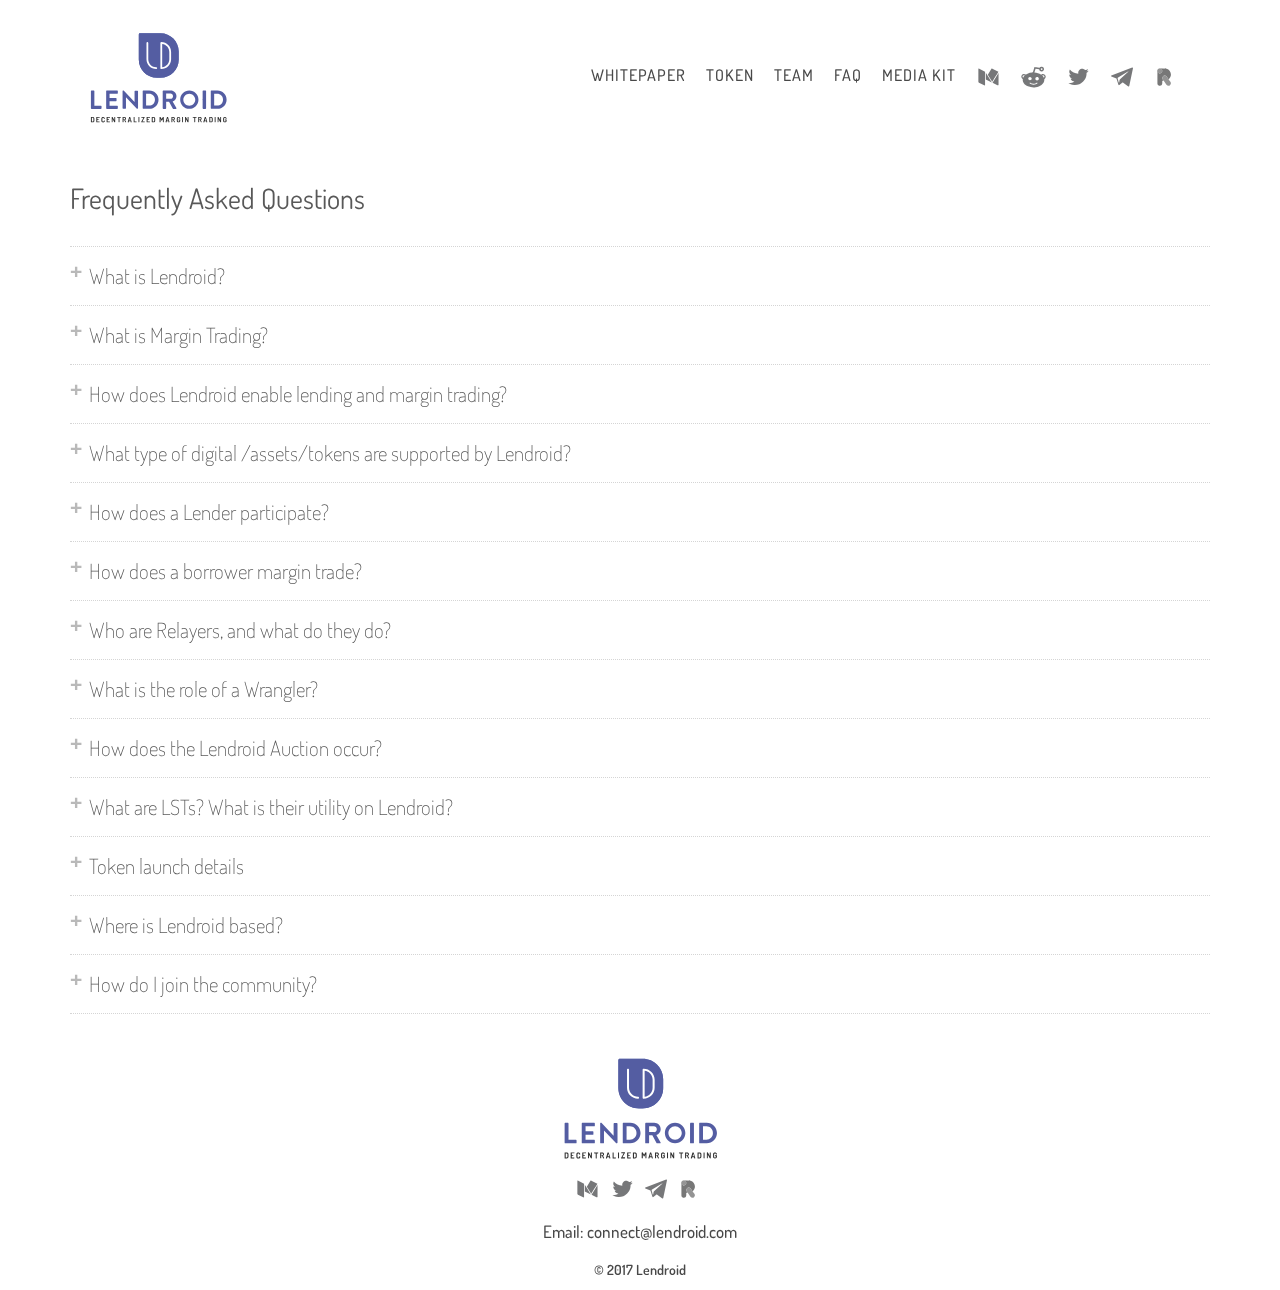
<file: templates/faq.html>
<!DOCTYPE html>
<html lang="en">
  <head>
    <!-- Global site tag (gtag.js) - Google Analytics -->
    <script async src="https://www.googletagmanager.com/gtag/js?id=UA-108365153-1"></script>
    <script>
      window.dataLayer = window.dataLayer || [];
      function gtag() { dataLayer.push(arguments); }
      gtag('js', new Date());
      gtag('config', 'UA-108365153-1');
    </script>
    <meta charset="utf-8">
    <title>Lendroid | Decentralized Margin Trading</title>
    <link rel="shortcut icon" href="/assets/images/favicon.png" type="image/x-icon">
    <link rel="icon" href="/assets/images/favicon.png" type="image/x-icon">
    <meta name="description" content="particles.js is a lightweight JavaScript library for creating particles.">
    <meta name="author" content="Vincent Garreau" />
    <meta name="viewport" content="width=device-width, initial-scale=1.0, minimum-scale=1.0, maximum-scale=1.0, user-scalable=no">
    <link rel="stylesheet" media="screen" href="/assets/css/style.css">
    <link href="/assets/css/style_sheet.css" rel="stylesheet" type="text/css">
    <link href="/assets/css/bootstrap.css" rel="stylesheet" type="text/css">
    <link href="/assets/css/timeline.css" rel="stylesheet" type="text/css">
    <link href="/assets/css/table.css" rel="stylesheet" type="text/css">
    <link href="/assets/css/responsive.css" rel="stylesheet" type="text/css">
    <link href="/assets/css/bootstrap-theme.css" rel="stylesheet" type="text/css">
    <link href="https://fonts.googleapis.com/css?family=Dosis:200,300,400,500,600,700" rel="stylesheet">
    <script src="//code.jquery.com/jquery-1.11.3.min.js"></script>
    <script src="/assets/js/bootstrap.js"></script>
    <link href="https://fonts.googleapis.com/css?family=Roboto:300,400,500,700" rel="stylesheet">
    <!--Jquery Countdown-->
    <link rel="stylesheet" href="/assets/css/styles.css" type="text/css" media="all" />
    <script type="text/javascript" src="/assets/js/jquery.downCount.js"></script>
    <style>
      @import url(http://fonts.googleapis.com/css?family=Raleway);
      .faq-header {
        font-size: 2em;
        border-bottom: 1px dotted #ccc;
        padding: 1em 0;
      }
      .faq-c {
        border-bottom: 1px dotted #ccc;
        padding: 1em 0;
      }
      .faq-t {
        line-height: 1em;
        color: #aaa;
        font-family: sans-serif;
        float: left;
        font-weight: 700;
        padding-right: 0.3em;
        -webkit-transition: all 200ms;
        -moz-transition: all 200ms;
        transition: all 200ms;
      }
      .faq-o {
        transform: rotate(-45deg);
        transform-origin: 50% 50%;
        -ms-transform: rotate(-45deg);
        -ms-transform-origin: 50% 50%;
        -webkit-transform: rotate(-45deg);
        -webkit-transform-origin: 50% 50%;
        -webkit-transition: all 200ms;
        -moz-transition: all 200ms;
        transition: all 200ms;
      }
      .faq-q {
        cursor: pointer;
        font-size: 1.5em;
        font-weight: 100;
      }
      .faq-a {
        clear: both;
        color: #666;
        display: none;
        padding-left: 1.5em;
      }
    </style>
    <script>
      $(document).ready(function () {
        $("body").css("display", "none");
        $("body").fadeIn(1000);
        $("a.transition").click(function (event) {
          event.preventDefault();
          linkLocation = this.href;
          $("body").fadeOut(1000, redirectPage);
        });
        function redirectPage() {
          window.location = linkLocation;
        }
      });
    </script>
  </head>
  <body>
    <!-- particles.js container -->
    <div class="main_container">
      <div class="container">
        <div class="col-lg-3 col-md-3 col-sm-12 col-xs-12 logo">
          <a href="/">
            <img src="/assets/images/logo.svg" width="147" height="111" class="img-responsive">
          </a>
        </div>
        <div class="hidden-lg hidden-md col-sm-12 col-xs-12">
          <div class="dropdown">
            <button class="btn btn-danger dropdown-toggle btn-lg" type="button" id="dropdownMenu1" data-toggle="dropdown" aria-haspopup="true"
              aria-expanded="true">
              Menu
              <span class="caret"></span>
            </button>
            <ul class="dropdown-menu" aria-labelledby="dropdownMenu1">
              <li>
                <a href="/" target="_blank" title="">Home</a>
              </li>
              <li role="separator" class="divider"></li>
              <li>
                <a href="https://lendroid.com/assets/whitepaper-margin-trading.pdf" target="_blank" title="Whitepaper">Whitepaper</a>
              </li>
              <li role="separator" class="divider"></li>
              <li>
                <a href="/#tok" class="click">Token</a>
              </li>
              <li role="separator" class="divider"></li>
              <li>
                <a href="/#el1" class="click">Team</a>
              </li>
              <li role="separator" class="divider"></li>
              <li>
                <a href="/faq">FAQ</a>
              </li>
              <li role="separator" class="divider"></li>
              <li>
                <a href="/media-kit">Media Kit</a>
              </li>
            </ul>
          </div>
        </div>
        <div class="col-lg-7 col-md-7 hidden-sm hidden-xs menu col-lg-offset-2 col-md-offset-2">
          <ul>
            <li>
              <a href="https://lendroid.com/assets/whitepaper-margin-trading.pdf" target="_blank" title="Whitepaper">Whitepaper</a>
            </li>
            <li>
              <a href="/#tok" class="click">Token</a>
            </li>
            <li>
              <a href="/#el1" class="click">Team</a>
            </li>
            <li>
              <a href="/faq">FAQ</a>
            </li>
            <li>
              <a href="/media-kit">Media Kit</a>
            </li>
            <a href="https://blog.lendroid.com" class="hidden-xs">
              <li>
                <img src="/assets/images/01-01.svg" width="25" height="22" class="img-responsive">
              </li>
            </a>
            <a href="https://www.reddit.com/user/vigsun" target="_blank" class="hidden-xs">
              <li>
                <img src="/assets/images/01-02.svg" width="25" height="22" class="img-responsive">
              </li>
            </a>
            <a href="https://twitter.com/lendroidproject" target="_blank" class="hidden-xs">
              <li>
                <img src="/assets/images/01-03.svg" width="25" height="22" class="img-responsive">
              </li>
            </a>
            <a href="https://t.me/lendroidproject" target="_blank" class="hidden-xs">
              <li>
                <img src="/assets/images/01-05.svg" width="22" height="19" class="img-responsive">
              </li>
            </a>
            <a href="https://riot.im/app/#/room/#lendroid:matrix.org" target="_blank" class="hidden-xs">
              <li>
                <img src="/assets/images/01-07.svg" width="22" height="19" class="img-responsive">
              </li>
            </a>
          </ul>
        </div>
      </div>
      <div class="hidden-lg hidden-md col-sm-12 col-xs-8 connect_icons">
        <ul>
          <a href="https://blog.lendroid.com">
            <li>
              <img src="/assets/images/01-01.svg" width="25" height="22" class="img-responsive">
            </li>
          </a>
          <a href="https://www.reddit.com/user/vigsun" target="_blank">
            <li>
              <img src="/assets/images/01-02.svg" width="25" height="22" class="img-responsive">
            </li>
          </a>
          <a href="https://twitter.com/lendroidproject" target="_blank">
            <li>
              <img src="/assets/images/01-03.svg" width="25" height="22" class="img-responsive">
            </li>
          </a>
          <a href="https://t.me/lendroidproject" target="_blank">
            <li>
              <img src="/assets/images/01-05.svg" width="22" height="19" class="img-responsive">
            </li>
          </a>
          <a href="https://riot.im/app/#/room/#lendroid:matrix.org" target="_blank">
            <li>
              <img src="/assets/images/01-07.svg" width="22" height="19" class="img-responsive">
            </li>
          </a>
        </ul>
      </div>
      <br>
      <div class="container">
        <div class="faq-header">Frequently Asked Questions</div>
        <div class="faq-c">
          <div class="faq-q">
            <span class="faq-t">+</span>What is Lendroid?
          </div>
          <div class="faq-a">
            <p>Lendroid is a 0x-inspired, non-rent seeking, trust-independent, open protocol enabling decentralized lending, margin
              trading and short selling on the Ethereum blockchain. It aims to solve the shortcomings of centralized exchanges
              by creating a global shared lending pool, and a symbiotic off-chain infrastructure supported by incentivized
              participants - Relayers and Wranglers. Simply put, Lenders contribute their offers to the lending pool through
              relayers, who then match the offers with appropriate traders. The traders can use the borrowed funds to margin
              trade, make a profit, and repay the lenders.
            </p>
          </div>
        </div>
        <div class="faq-c">
          <div class="faq-q">
            <span class="faq-t">+</span>What is Margin Trading?
          </div>
          <div class="faq-a">
            <p>If a trader wishes to monetize his confidence in the price of an asset increasing/decreasing, he would take a position
              by purchasing/selling the asset. If he is extremely certain, he would build a leveraged position by borrowing
              additional funds from a lender to magnify his profits.
            </p>
          </div>
        </div>
        <div class="faq-c">
          <div class="faq-q">
            <span class="faq-t">+</span>How does Lendroid enable lending and margin trading?
          </div>
          <div class="faq-a">
            <p>
              Lending - A borrower pledges digital assets into an escrow account, with specific terms for the loan set in a smart contract.
              If the lender’s and borrower’s terms match, the smart contract is executed, locking in the collateral and releasing
              the funds to the borrower funds. If the loan obligations are satisfied by the borrower, his collateral is unlocked
              automatically. If the borrower defaults or the collateral drops below the agreed loan to value, the collateral
              is liquidated.
              <br>
              <br>
              Margin trading - A margin trader starts by depositing collateral. The trader is allowed to borrow up to a certain
              leverage to the point where the margin level is greater that the initial level (set through community governance).
              The borrowed funds come from the shared lending pool to which the lenders can submit offers. With the borrowed
              funds, the trader interacts with order-books to calibrate positions to reflect expectations from future price
              movements. Once the traders feel it’s time to unwind their position, the trader once again interacts with the
              order book.
              <br>
              <br> If the trader made a profit, he can repay the lenders and withdraw the profit along with his collateral.
              <br> If a loss is incurred, the trader is expected to deposit the difference to compensate for the losses, repay
              the loans in full and only then withdraw collateral.
              <br> If the account reaches liquidation levels, the wranglers step in and take over the account/positions.
            </p>
          </div>
        </div>
        <div class="faq-c">
          <div class="faq-q">
            <span class="faq-t">+</span>What type of digital /assets/tokens are supported by Lendroid?
          </div>
          <div class="faq-a">
            <p>
              Lendroid is compatible with any ERC20-based token. This gives the margin trader a high level of flexibility with respect
              to the nature of collateral he can deposit against a loan. A Margin Trader is free to deposit not just one kind
              of collateral in a token of his choice, but multiple kinds of ERC20-based tokens at the same time, in the same
              margin account. In what is envisioned as a community-driven governance model, the protocol will add or remove
              support for a token based on the current volatility of the token.
            </p>
          </div>
        </div>
        <div class="faq-c">
          <div class="faq-q">
            <span class="faq-t">+</span>How does a Lender participate?
          </div>
          <div class="faq-a">
            <p>
              Analogous to the Maker from the 0x protocol, the lender broadcasts the loan-offer to all decentralized exchanges (off-chain
              action). The lender deposits the funds into the Funding Account of the Lendroid Smart Contract System. To lubricate
              the inherent processes, the lender deposits some LST (Lendroid Support Token) meant for the Relayer at the end
              of the loan period. Some he deposits for the Wrangler in the event that it was he who identified the Margin Account
              at liquidation level and helped close the loan. The LSTs required for these processes are locked in at the time
              of initiation. If there is not enough LST for these processes, the loan is not initialized.
            </p>
          </div>
        </div>
        <div class="faq-c">
          <div class="faq-q">
            <span class="faq-t">+</span>How does a borrower margin trade?
          </div>
          <div class="faq-a">
            <p>
              On Lendroid, the Margin Trader enjoys leveraged lending in a uniquely decentralized environment. A Margin Trader can avail
              a loan through his Relayer. Offers are signed by the respective Lenders who made them are available with the
              Relayer. He avails the loan, deposits collateral and engages in margin trading/short selling. He opens a margin
              account, within which he is free to change positions or add collateral (if the health of the margin account dips).
              He can withdraw his collateral or liquidate his Margin Account when there are no loans owed.
            </p>
          </div>
        </div>
        <div class="faq-c">
          <div class="faq-q">
            <span class="faq-t">+</span>Who are Relayers, and what do they do?
          </div>
          <div class="faq-a">
            <p>
              The Relayer is the first point of contact for both lender and trader on the Lendroid protocol. Off chain, this entity effectively
              takes up the liquidity related functions of an exchange, in a wholly decentralized manner. The one significant
              addition to the Lendroid Relayer over its 0x counterpart is the management of loan offers. Relayers provide an
              interface, and manage order books and offer books. They are key to creating the shared global lending pool, and
              have complete access to it. The collective of loan offers recorded with not just one particular Relayer, but
              with the entire community of Relayers on the protocol.
            </p>
          </div>
        </div>
        <div class="faq-c">
          <div class="faq-q">
            <span class="faq-t">+</span>What is the role of a Wrangler?
          </div>
          <div class="faq-a">
            <p>
              The Wrangler is an entity conceptualized for the Lendroid ecosystem. One of two incentivized actors within the protocol,
              the Wrangler is intended to perform a computationally intensive role, that of monitoring the Margin Accounts.
              By monitoring and ‘Wrangling’ terminal accounts (at liquidation level), the Wrangler maintains the general health
              of the ecosystem, while also protecting the interests of the Lenders. From the creation of a Margin Account,
              to every state change in position, adding of collateral, right until the account is liquidated, the Wrangler
              keeps tabs on each development. Whenever there is a change in state, the Wrangler notifies the Smart Contract
              System, which then triggers an Oracle call and subsequently checks the margin level of the account.
            </p>
          </div>
        </div>
        <div class="faq-c">
          <div class="faq-q">
            <span class="faq-t">+</span>How does the Lendroid Auction occur?
          </div>
          <div class="faq-a">
            <p>
              When a Wrangler identifies a terminal margin account, the claim is verified by the smart contract. If ratified, the Wrangler
              is awarded a bounty (part of the loan offer object, deposited by the Lender) and the auction is triggered. The
              Lendroid auction is not winner take all. The trader’s collateral and positions are taken over, but not by any
              single Wrangler. Every Wrangler chooses to repay a small portion of total outstanding loan and his bid would
              be proportionately considered.
            </p>
          </div>
        </div>
        <div class="faq-c">
          <div class="faq-q">
            <span class="faq-t">+</span>What are LSTs? What is their utility on Lendroid?
          </div>
          <div class="faq-a">
            <p>
              The Lendroid Support Token, or LST, is the native token of the Lendroid protocol. Participation on the protocol requires
              a user to possess LSTs. Those that do not are incentivized to earn LSTs by engaging in activities that contribute
              to the health of the ecosystem. As with all ERC20 tokens, LSTs will be tradeable following the crowd sale.
              <br> 
              The LST enables utility and lubricates processes on the protocol. There are four players on the protocol, two
              of which provide utility - the Relayers and the Wranglers, and two others who avail of these utilities and participate
              to maximize profits - the Lenders and the Borrowers/Margin Traders. On Lendroid, the toll for service or utility
              providers on the protocol is baked into the system. Even without possessing a single token of LST, a user might
              participate on Lendroid. As a Wrangler, he can monitor Margin Accounts and choose to earn LSTs by identifying
              those accounts at liquidation level. In other words, they can be part of the network even without LSTs, by pitching
              in to provide vital services like monitoring loan lifecycles and margin accounts.
            </p>
          </div>
        </div>
        <div class="faq-c">
          <div class="faq-q">
            <span class="faq-t">+</span>Token launch details
          </div>
          <div class="faq-a">
            <p>
              The total supply of tokens is 6,000,000,000 LST. The token launch will take place on Novermber 25th, 2017. ETH is the only
              accepted currency during the launch.
            </p>
          </div>
        </div>
        <div class="faq-c">
          <div class="faq-q">
            <span class="faq-t">+</span>Where is Lendroid based?
          </div>
          <div class="faq-a">
            <p>
              Lendroid was founded in Canada, and is currently based in Singapore..
            </p>
          </div>
        </div>
        <div class="faq-c">
          <div class="faq-q">
            <span class="faq-t">+</span>How do I join the community?
          </div>
          <div class="faq-a">
            <p>
              Join us on
              <a href="https://t.me/lendroidproject" target="_blank">Telegram</a> and
              <a href="https://riot.im/app/#/room/#lendroid:matrix.org" target="_blank">Riot</a>
            </p>
          </div>
        </div>
      </div>
      <br>
      <br>
      <script src="http://ajax.googleapis.com/ajax/libs/jquery/1.11.1/jquery.min.js"></script>
      <script>
        $(".faq-q").click(function () {
          var container = $(this).parents(".faq-c");
          var answer = container.find(".faq-a");
          var trigger = container.find(".faq-t");
          answer.slideToggle(200);
          if (trigger.hasClass("faq-o")) {
            trigger.removeClass("faq-o");
          }
          else {
            trigger.addClass("faq-o");
          }
        });
      </script>
      <div class="container">
        <div class="col-lg-12 col-md-12 col-sm-12 col-xs-12 footer_logo">
          <img src="/assets/images/logo.svg" width="165" height="65" class="img-responsive" style="text-align:center;margin:0 auto;">
        </div>
        <div class="col-lg-12 col-md-12 col-sm-12 col-xs-12 footer_logo connect_icons">
          <ul>
            <li>
              <a href="https://blog.lendroid.com" target="_blank">
                <li>
                  <img src="/assets/images/01-01.svg" width="25" height="22" class="img-responsive">
                </li>
              </a>
            </li>
            <li>
              <a href="https://twitter.com/lendroidproject" target="_blank">
                <li>
                  <img src="/assets/images/01-03.svg" width="25" height="22" class="img-responsive">
                </li>
              </a>
            </li>
            <li>
              <a href="https://t.me/lendroidproject" target="_blank">
                <li>
                  <img src="/assets/images/01-05.svg" width="22" height="19" class="img-responsive">
                </li>
              </a>
            </li>
            <li>
              <a href="https://riot.im/app/#/room/#lendroid:matrix.org" target="_blank">
                <li>
                  <img src="/assets/images/01-07.svg" width="22" height="19" class="img-responsive">
                </li>
              </a>
            </li>
          </ul>
        </div>
      </div>
      <div style="clear:both;"></div>
      <br>
      <div class="col-lg-12 col-md-12 col-sm-12 col-xs-12 email">
        <p>Email: connect@lendroid.com </p>
      </div>
      <br>
      <br>
      <div class="col-lg-12 col-md-12 col-sm-12 col-xs-12 footer_logo">
        <p>© 2017 Lendroid</p>
      </div>
    </div>
  </body>
</html>
</file>
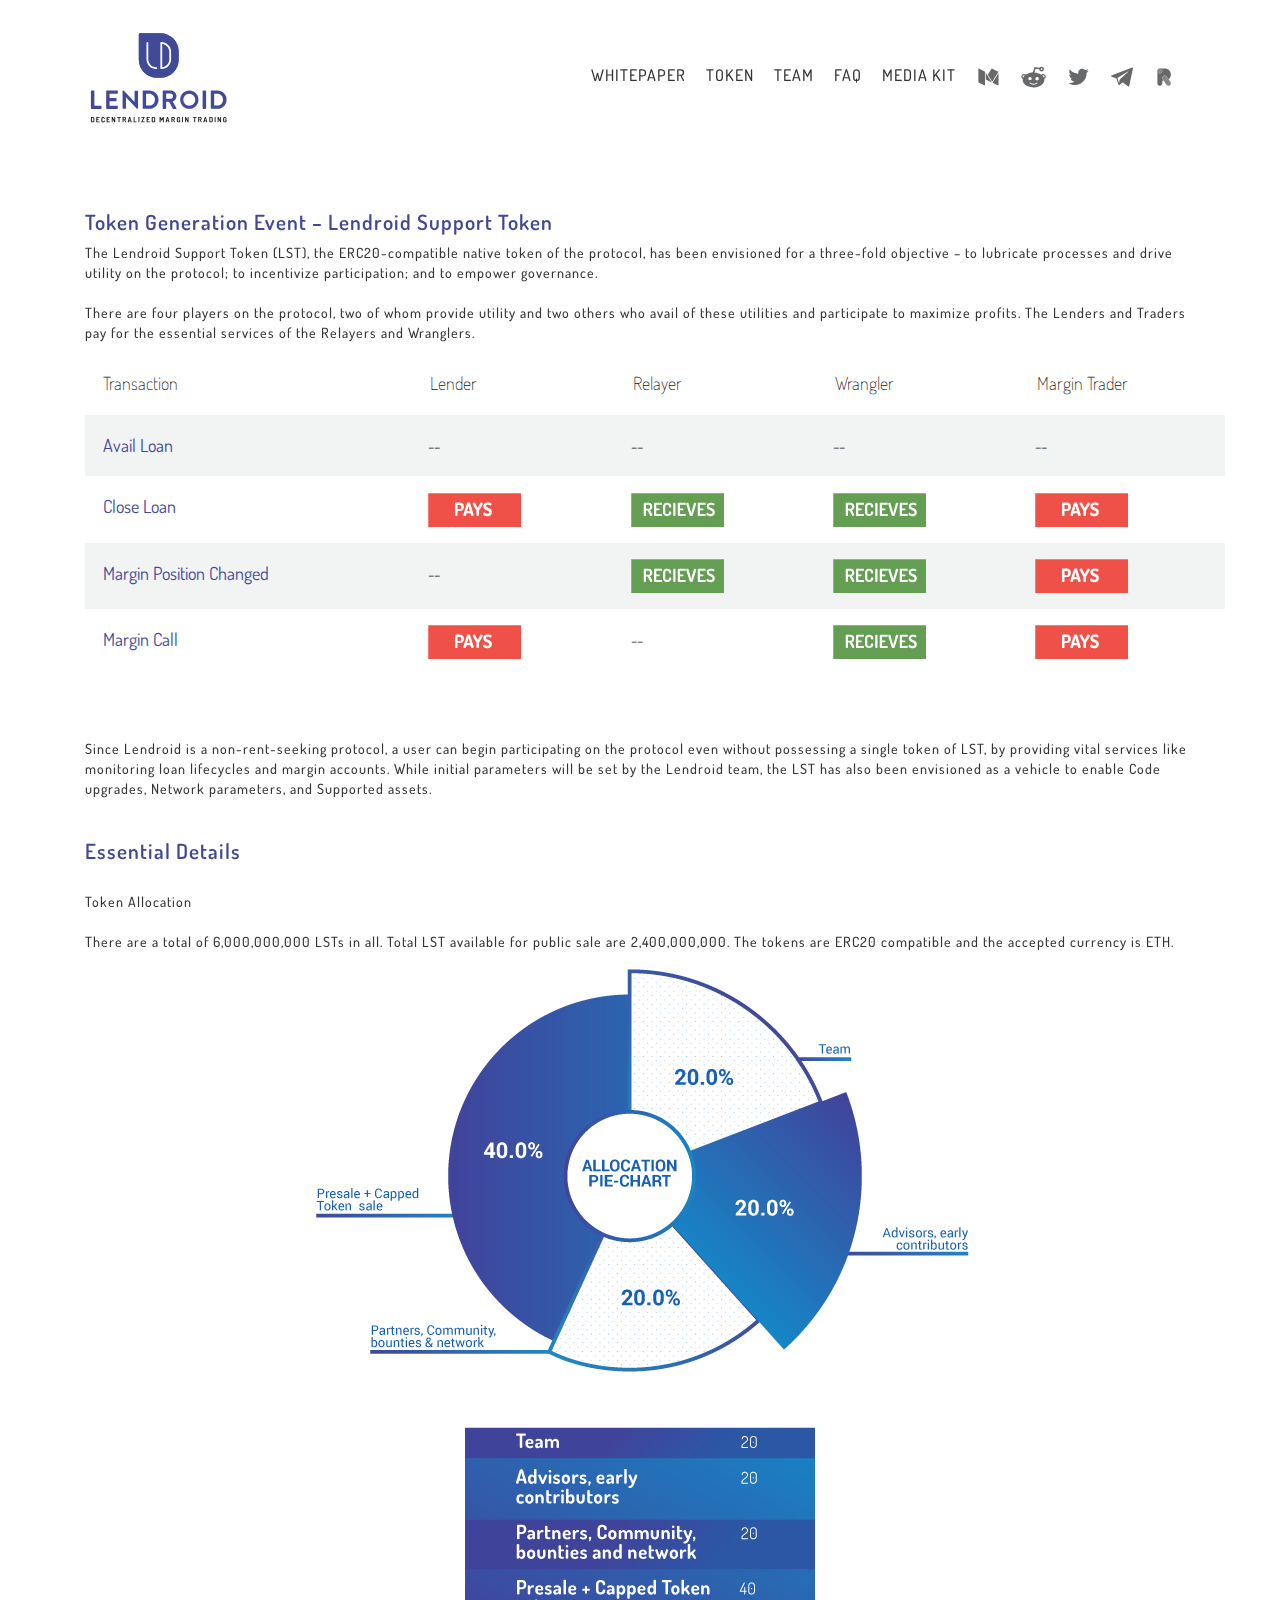
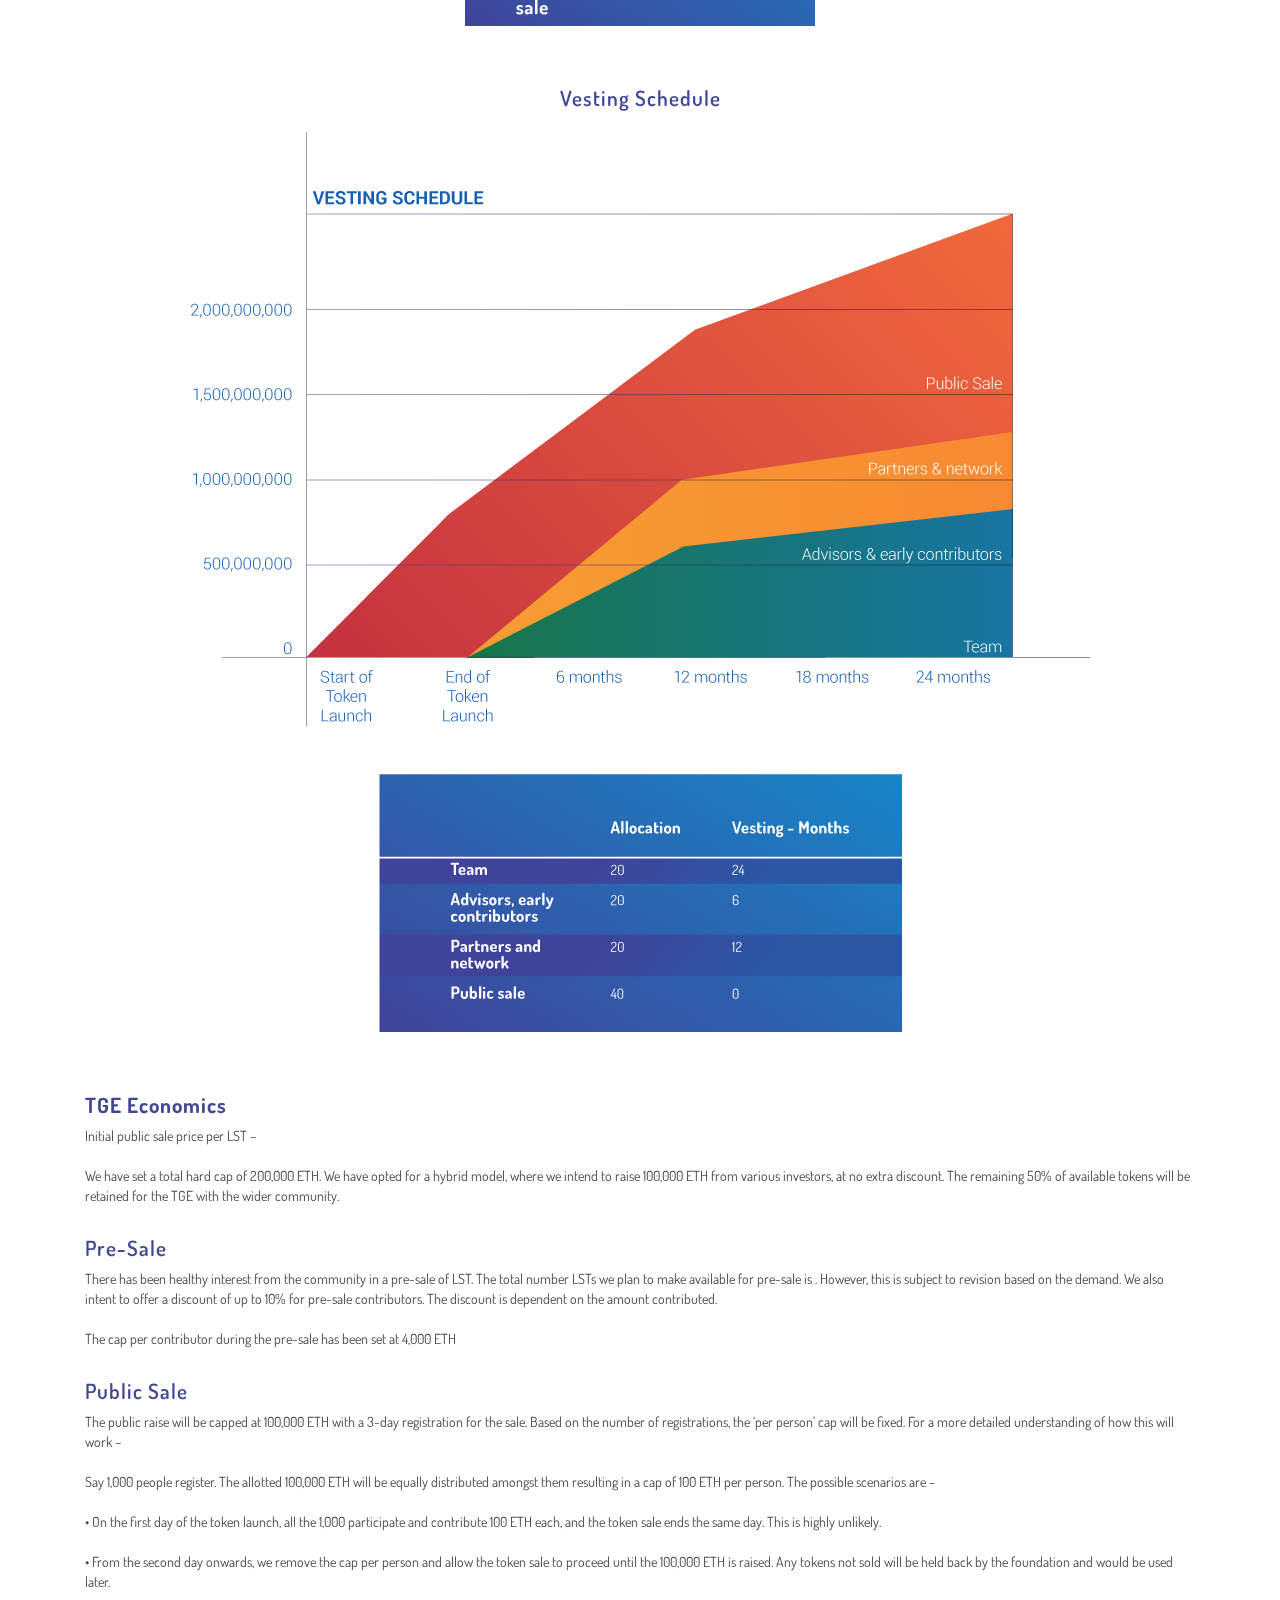
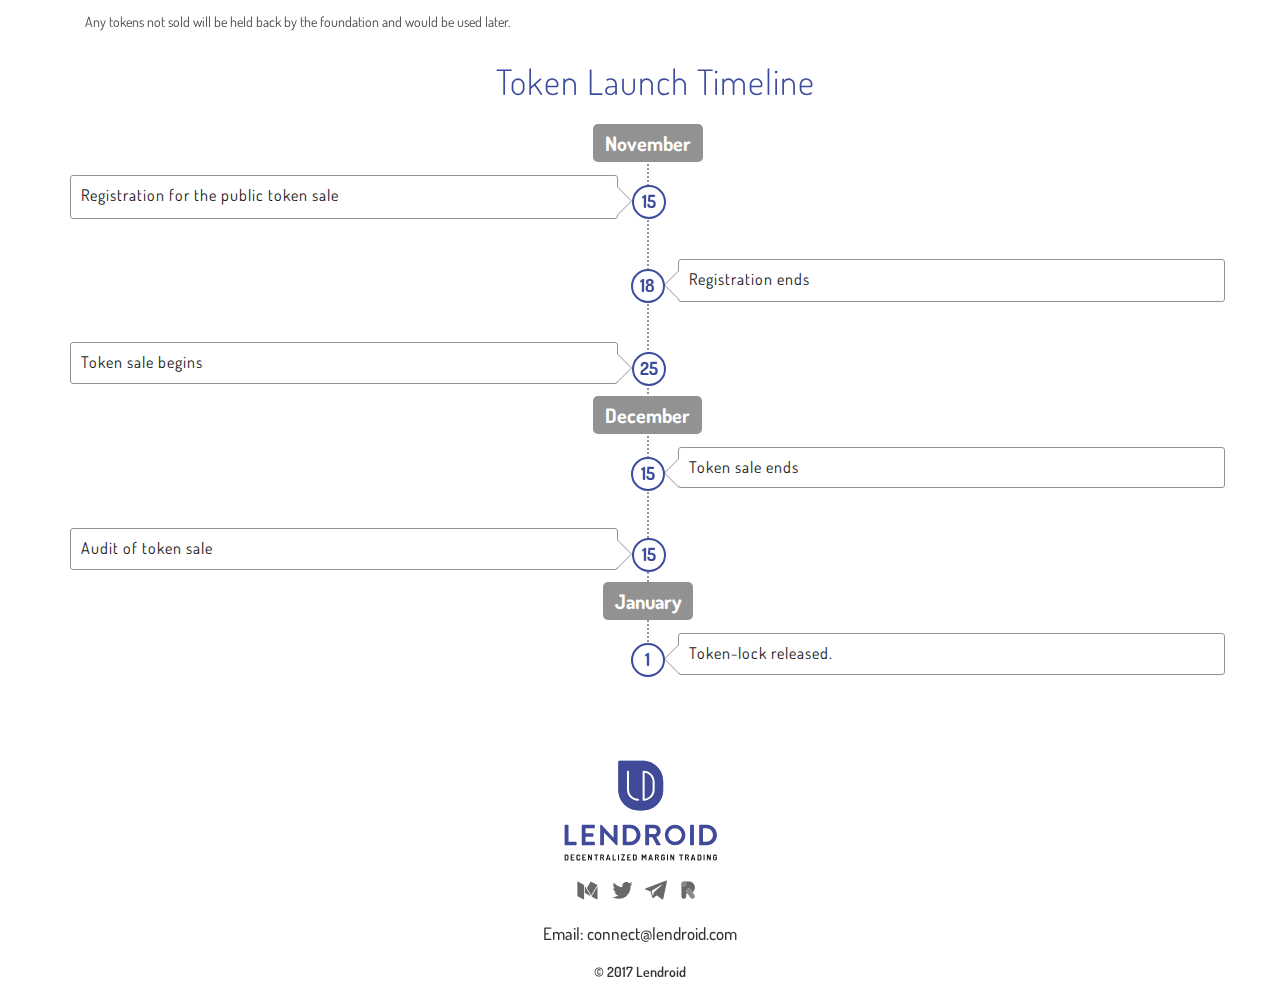
<file: templates/lendroid-support-token.html>
<!DOCTYPE html>
<html lang="en">
    <head>
        <!-- Global site tag (gtag.js) - Google Analytics -->
        <script async src="https://www.googletagmanager.com/gtag/js?id=UA-108365153-1"></script>
        <script>
            window.dataLayer = window.dataLayer || [];
            function gtag(){dataLayer.push(arguments);}
            gtag('js', new Date());
            gtag('config', 'UA-108365153-1');
        </script>
        <meta charset="utf-8">
        <title>Lendroid | Decentralized Margin Trading</title>
        <link rel="shortcut icon" href="/assets/images/favicon.png" type="image/x-icon">
        <link rel="icon" href="/assets/images/favicon.png" type="image/x-icon">
        <meta name="description" content="particles.js is a lightweight JavaScript library for creating particles.">
        <meta name="author" content="Vincent Garreau" />
        <meta name="viewport" content="width=device-width, initial-scale=1.0, minimum-scale=1.0, maximum-scale=1.0, user-scalable=no">
        <link rel="stylesheet" media="screen" href="/assets/css/style.css">
        <link href="/assets/css/style_sheet.css" rel="stylesheet" type="text/css">
        <link href="/assets/css/bootstrap.css" rel="stylesheet" type="text/css">
        <link href="/assets/css/timeline.css" rel="stylesheet" type="text/css">
        <link href="/assets/css/table.css" rel="stylesheet" type="text/css">
        <link href="/assets/css/responsive.css" rel="stylesheet" type="text/css">
        <link href="/assets/css/bootstrap-theme.css" rel="stylesheet" type="text/css">
        <link href="https://fonts.googleapis.com/css?family=Dosis:200,300,400,500,600,700" rel="stylesheet">
        <script src="//code.jquery.com/jquery-1.11.3.min.js"></script>
        <script src="/assets/js/bootstrap.js"></script>
        <link href="https://fonts.googleapis.com/css?family=Roboto:300,400,500,700" rel="stylesheet">
        <!--Jquery Countdown-->
        <link rel="stylesheet" href="/assets/css/styles.css" type="text/css" media="all" />
        <script type="text/javascript" src="/assets/js/jquery.downCount.js"></script>
        <style>
            @import url(http://fonts.googleapis.com/css?family=Raleway);
            .faq-header {
                font-size: 2em;
                border-bottom: 1px dotted #ccc;
                padding: 1em 0;
            }
            .faq-c {
                border-bottom: 1px dotted #ccc;
                padding: 1em 0;
            }
            .faq-t {
                line-height: 1em;
                color: #aaa;
                font-family: sans-serif;
                float: left;
                font-weight: 700;
                padding-right: 0.3em;
                -webkit-transition: all 200ms;
                -moz-transition: all 200ms;
                transition: all 200ms;
            }
            .faq-o {
                transform: rotate(-45deg);
                transform-origin: 50% 50%;
                -ms-transform: rotate(-45deg);
                -ms-transform-origin: 50% 50%;
                -webkit-transform: rotate(-45deg);
                -webkit-transform-origin: 50% 50%;
                -webkit-transition: all 200ms;
                -moz-transition: all 200ms;
                transition: all 200ms;
            }
            .faq-q {
                cursor: pointer;
                font-size: 1.5em;
                font-weight: 100;
            }
            .faq-a {
                clear: both;
                color: #666;
                display: none;
                padding-left: 1.5em;
            }
        </style>
        <script>
            $(document).ready(function () {
                $("body").css("display", "none");
                $("body").fadeIn(1000);
                $("a.transition").click(function (event) {
                    event.preventDefault();
                    linkLocation = this.href;
                    $("body").fadeOut(1000, redirectPage);
                });
                function redirectPage() {
                    window.location = linkLocation;
                }
            });
        </script>
    </head>
    <body>
        <!-- particles.js container -->
        <div class="main_container">
            <div class="container">
                <div class="col-lg-3 col-md-3 col-sm-12 col-xs-12 logo">
                    <a href="/">
                        <img src="/assets/images/logo.svg" width="147" height="111" class="img-responsive">
                    </a>
                </div>
                <div class="hidden-lg hidden-md col-sm-12 col-xs-12">
                    <div class="dropdown">
                        <button class="btn btn-danger dropdown-toggle btn-lg" type="button" id="dropdownMenu1" data-toggle="dropdown" aria-haspopup="true"
                            aria-expanded="true">
                            Menu
                            <span class="caret"></span>
                        </button>
                        <ul class="dropdown-menu" aria-labelledby="dropdownMenu1">
                            <li>
                                <a href="/" target="_blank" title="">Home</a>
                            </li>
                            <li role="separator" class="divider"></li>
                            <li>
                                <a href="https://lendroid.com/assets/whitepaper-margin-trading.pdf" target="_blank" title="Whitepaper">Whitepaper</a>
                            </li>
                            <li role="separator" class="divider"></li>
                            <li>
                                <a href="/#tok" class="click">Token</a>
                            </li>
                            <li role="separator" class="divider"></li>
                            <li>
                                <a href="/#el1" class="click">Team</a>
                            </li>
                            <li role="separator" class="divider"></li>
                            <li>
                                <a href="/faq">FAQ</a>
                            </li>
                            <li role="separator" class="divider"></li>
                            <li>
                                <a href="/media-kit">Media Kit</a>
                            </li>
                        </ul>
                    </div>
                </div>
                <div class="col-lg-7 col-md-7 hidden-sm hidden-xs menu col-lg-offset-2 col-md-offset-2">
                    <ul>
                        <li>
                            <a href="/assets/images/The Lendroid Whitepaper.pdf" target="_blank" title="Whitepaper">Whitepaper</a>
                        </li>
                        <li>
                            <a href="/#tok" class="click">Token</a>
                        </li>
                        <li>
                            <a href="/#el1" class="click">Team</a>
                        </li>
                        <li>
                            <a href="/faq">FAQ</a>
                        </li>
                        <li>
                            <a href="/media-kit">Media Kit</a>
                        </li>
                        <a href="https://blog.lendroid.com" class="hidden-xs">
                            <li>
                                <img src="/assets/images/01-01.svg" width="25" height="22" class="img-responsive">
                            </li>
                        </a>
                        <a href="https://www.reddit.com/user/vigsun" target="_blank" class="hidden-xs">

                            <li>
                                <img src="/assets/images/01-02.svg" width="25" height="22" class="img-responsive">
                            </li>
                        </a>
                        <a href="https://twitter.com/lendroidproject" target="_blank" class="hidden-xs">
                            <li>
                                <img src="/assets/images/01-03.svg" width="25" height="22" class="img-responsive">
                            </li>
                        </a>
                        <a href="https://t.me/lendroidproject" target="_blank" class="hidden-xs">
                            <li>
                                <img src="/assets/images/01-05.svg" width="22" height="19" class="img-responsive">
                            </li>
                        </a>
                        <a href="https://riot.im/app/#/room/#lendroid:matrix.org" target="_blank" class="hidden-xs">
                            <li>
                                <img src="/assets/images/01-07.svg" width="22" height="19" class="img-responsive">
                            </li>
                        </a>
                    </ul>
                </div>
            </div>
            <div class="hidden-lg hidden-md col-sm-12 col-xs-8 connect_icons">
                <ul>
                    <a href="https://blog.lendroid.com">
                        <li>
                            <img src="/assets/images/01-01.svg" width="25" height="22" class="img-responsive">
                        </li>
                    </a>
                    <a href="https://www.reddit.com/user/vigsun" target="_blank">
                        <li>
                            <img src="/assets/images/01-02.svg" width="25" height="22" class="img-responsive">
                        </li>
                    </a>
                    <a href="https://twitter.com/lendroidproject" target="_blank">
                        <li>
                            <img src="/assets/images/01-03.svg" width="25" height="22" class="img-responsive">
                        </li>
                    </a>
                    <a href="https://t.me/lendroidproject" target="_blank">
                        <li>
                            <img src="/assets/images/01-05.svg" width="22" height="19" class="img-responsive">
                        </li>
                    </a>
                    <a href="https://riot.im/app/#/room/#lendroid:matrix.org" target="_blank">
                        <li>
                            <img src="/assets/images/01-07.svg" width="22" height="19" class="img-responsive">
                        </li>
                    </a>
                </ul>
            </div>
            <br>
            <div class="container">
                <div class="col-lg-12 col-md-12 col-sm-12 col-xs-12 offer_text_points">
                    <h4>Token Generation Event – Lendroid Support Token</h4>
                    <p>The Lendroid Support Token (LST), the ERC20-compatible native token of the protocol, has been envisioned
                        for a three-fold objective – to lubricate processes and drive utility on the protocol; to incentivize
                        participation; and to empower governance.
                        <br>
                        <br> There are four players on the protocol, two of whom provide utility and two others who avail of these
                        utilities and participate to maximize profits. The Lenders and Traders pay for the essential services
                        of the Relayers and Wranglers.
                    </p>
                </div>
                <div class="container">
                    <table class="rwd-table hidden-xs">
                        <tr>
                            <th> Transaction</th>
                            <th>Lender</th>
                            <th>Relayer</th>
                            <th>Wrangler</th>
                            <th>Margin Trader</th>
                        </tr>
                        <tr style="background: #f1f2f2;">
                            <td data-th="&nbsp" style="color:#2e368f;">Avail Loan</td>
                            <td data-th="Lenders">--</td>
                            <td data-th="Relayers">--</td>
                            <td data-th="Borrowers">--</td>
                            <td data-th="Vigilantes">--</td>
                        </tr>
                        <tr>
                            <td data-th="&nbsp" style="color:#2e368f;">Close Loan</td>
                            <td data-th="Lenders">
                                <img src="/assets/images/pays.jpg">
                            </td>
                            <td data-th="Relayers">
                                <img src="/assets/images/recieves.jpg">
                            </td>
                            <td data-th="Borrowers">
                                <img src="/assets/images/recieves.jpg">
                            </td>
                            <td data-th="Vigilantes">
                                <img src="/assets/images/pays.jpg">
                            </td>
                        </tr>
                        <tr style="background: #f1f2f2;">
                            <td data-th="&nbsp" style="color:#2e368f;">Margin Position Changed</td>
                            <td data-th="Lenders">--</td>
                            <td data-th="Relayers">
                                <img src="/assets/images/recieves.jpg">
                            </td>
                            <td data-th="Borrowers">
                                <img src="/assets/images/recieves.jpg">
                            </td>
                            <td data-th="Vigilantes">
                                <img src="/assets/images/pays.jpg">
                            </td>
                        </tr>
                        <tr>
                            <td data-th="&nbsp" style="color:#2e368f;">Margin Call</td>
                            <td data-th="Lenders">
                                <img src="/assets/images/pays.jpg">
                            </td>
                            <td data-th="Relayers">--</td>
                            <td data-th="Borrowers">
                                <img src="/assets/images/recieves.jpg">
                            </td>
                            <td data-th="Vigilantes">
                                <img src="/assets/images/pays.jpg">
                            </td>
                        </tr>
                    </table>
                </div>
                <div class="col-lg-12 col-md-12 col-sm-12 col-xs-12 offer_text_points">
                    <p>Since Lendroid is a non-rent-seeking protocol, a user can begin participating on the protocol even without
                        possessing a single token of LST, by providing vital services like monitoring loan lifecycles and margin
                        accounts. While initial parameters will be set by the Lendroid team, the LST has also been envisioned
                        as a vehicle to enable Code upgrades, Network parameters, and Supported assets.
                    </p>
                    <br>
                    <strong>
                        <h4>Essential Details</h4>
                    </strong>
                    <br>
                    <p>
                        Token Allocation
                        <br>
                        <br> There are a total of 6,000,000,000 LSTs in all. Total LST available for public sale are 2,400,000,000.
                        The tokens are ERC20 compatible and the accepted currency is ETH.
                    </p>
                </div>
                <div class="col-lg-12 col-md-12 col-sm-12 col-xs-12" style="text-align: center;">
                    <img src="/assets/images/allocation-pre-chart.png" class="img-responsive" alt="" />
                    <div style="clear: both;"></div>
                    <br>
                    <br>
                    <img src="/assets/images/team-table.png" class="img-responsive" alt="" />
                </div>
                <div class="col-lg-12 col-md-12 col-sm-12 col-xs-12 offer_text_points" style="text-align: center;">
                    <h4>Vesting Schedule</h4>
                    <img src="/assets/images/vesting-schedule.png" class="img-responsive" alt="" />
                    <div style="clear:both;"></div>
                    <br>
                    <br>
                    <img src="/assets/images/vesting-table.png" class="img-responsive" alt="" />
                </div>
                <div class="col-lg-12 col-md-12 col-sm-12 col-xs-12 offer_text_points">
                    <p>
                        <strong>
                            <h4>TGE Economics</h4>
                        </strong>


                        Initial public sale price per LST –
                        <br>
                        <br> We have set a total hard cap of 200,000 ETH. We have opted for a hybrid model, where we intend to raise
                        100,000 ETH from various investors, at no extra discount. The remaining 50% of available tokens will
                        be retained for the TGE with the wider community.
                        <br>
                        <br>


                        <strong>
                            <h4> Pre-Sale </h4>
                        </strong>

                        There has been healthy interest from the community in a pre-sale of LST. The total number LSTs we plan to make available
                        for pre-sale is
                        <insert number of LSTs>. However, this is subject to revision based on the demand. We also intent to offer a discount of up
                        to 10% for pre-sale contributors. The discount is dependent on the amount contributed.
                        <br>
                        <br> The cap per contributor during the pre-sale has been set at 4,000 ETH
                        <br>
                        <br>

                        <strong>
                            <Pre-sale Process>
                        </strong>

                        <strong>
                            <h4>Public Sale</h4>
                        </strong>

                        The public raise will be capped at 100,000 ETH with a 3-day registration for the sale. Based on the number of registrations,
                        the ‘per person’ cap will be fixed. For a more detailed understanding of how this will work –
                        <br>
                        <br> Say 1,000 people register. The allotted 100,000 ETH will be equally distributed amongst them resulting
                        in a cap of 100 ETH per person. The possible scenarios are –
                        <br>
                        <br> • On the first day of the token launch, all the 1,000 participate and contribute 100 ETH each, and
                        the token sale ends the same day. This is highly unlikely.
                        <br>
                        <br> • From the second day onwards, we remove the cap per person and allow the token sale to proceed
                        until the 100,000 ETH is raised. Any tokens not sold will be held back by the foundation and would
                        be used later.
                        <br>
                        <br> Any tokens not sold will be held back by the foundation and would be used later.
                    </p>
                </div>
                <br>
                <br>
                <div class="container">
                    <div class="col-lg-12 col-md-12 col-sm-12 col-xs-12 road_map">
                        <h3>Token Launch Timeline</h3>
                        <br>
                    </div>
                    <div style="clear:both;"></div>
                    <div class="row">
                        <div class="timeline timeline-line-dotted">
                            <span class="timeline-label">
                                <span class="label label-primary">November</span>
                            </span>
                            <div class="timeline-item">
                                <div class="timeline-point timeline-point-success">
                                    15
                                </div>
                                <div class="timeline-event">
                                    <div class="timeline-heading">
                                        <h4>Registration for the public token sale</h4>
                                    </div>
                                    <div class="timeline-footer">
                                        <p class="text-right"></p>
                                    </div>
                                </div>
                            </div>
                            <span class="timeline-label">
                                <span class="label label-primary"></span>
                            </span>
                            <div class="timeline-item">
                                <div class="timeline-point timeline-point-success">
                                    18
                                </div>
                                <div class="timeline-event">
                                    <div class="timeline-heading">
                                        <h4>Registration ends</h4>
                                    </div>
                                    <div class="timeline-body">
                                        <p></p>
                                    </div>
                                </div>
                            </div>
                            <span class="timeline-label">
                                <span class="label label-primary"></span>
                            </span>
                            <div class="timeline-item">
                                <div class="timeline-point timeline-point-success">
                                    25
                                </div>
                                <div class="timeline-event">
                                    <div class="timeline-heading">
                                        <h4>Token sale begins</h4>
                                    </div>
                                </div>
                            </div>
                            <span class="timeline-label">
                                <span class="label label-primary">December</span>
                            </span>
                            <div class="timeline-item">
                                <div class="timeline-point timeline-point-success">
                                    15
                                </div>
                                <div class="timeline-event">
                                    <div class="timeline-heading">
                                        <h4>Token sale ends </h4>
                                    </div>
                                </div>
                            </div>
                            <span class="timeline-label">
                                <span class="label label-primary"></span>
                            </span>
                            <div class="timeline-item">
                                <div class="timeline-point timeline-point-success">
                                    15
                                </div>
                                <div class="timeline-event">
                                    <div class="timeline-heading">
                                        <h4>Audit of token sale</h4>
                                    </div>
                                </div>
                            </div>
                            <span class="timeline-label">
                                <span class="label label-primary">January</span>
                            </span>
                            <div class="timeline-item">
                                <div class="timeline-point timeline-point-success">
                                    1
                                </div>
                                <div class="timeline-event">
                                    <div class="timeline-heading">
                                        <h4>Token-lock released. </h4>
                                    </div>
                                </div>
                            </div>
                        </div>
                    </div>
                </div>
            </div>
            <br>
            <br>
            <br>
            <br>
            <script src="http://ajax.googleapis.com/ajax/libs/jquery/1.11.1/jquery.min.js"></script>
            <script>
                $(".faq-q").click(function () {
                    var container = $(this).parents(".faq-c");
                    var answer = container.find(".faq-a");
                    var trigger = container.find(".faq-t");

                    answer.slideToggle(200);

                    if (trigger.hasClass("faq-o")) {
                        trigger.removeClass("faq-o");
                    }
                    else {
                        trigger.addClass("faq-o");
                    }
                });
            </script>
            <div class="container">
                <div class="col-lg-12 col-md-12 col-sm-12 col-xs-12 footer_logo">
                    <img src="/assets/images/logo.svg" width="165" height="65" class="img-responsive" style="text-align:center;margin:0 auto;">
                </div>
                <div class="col-lg-12 col-md-12 col-sm-12 col-xs-12 footer_logo connect_icons">
                    <ul>
                        <li><a href="https://blog.lendroid.com" target="_blank"><li><img src="/assets/images/01-01.svg" width="25" height="22" class="img-responsive"></li>     </a></li>
                        <li><a href="https://twitter.com/lendroidproject" target="_blank"><li><img src="/assets/images/01-03.svg" width="25" height="22" class="img-responsive"></li> </a> </li>
                        <li><a href="https://t.me/lendroidproject" target="_blank"><li><img src="/assets/images/01-05.svg" width="22" height="19" class="img-responsive"></li> </a></li>
                        <li><a href="https://riot.im/app/#/room/#lendroid:matrix.org" target="_blank"><li><img src="/assets/images/01-07.svg" width="22" height="19" class="img-responsive"></li></a></li>
                    </ul>
                </div>
                <div style="clear:both;"></div>
                <br>
                <div class="col-lg-12 col-md-12 col-sm-12 col-xs-12 email">
                    <p>Email: connect@lendroid.com </p>
                </div>
                <br>
                <br>
                <div class="col-lg-12 col-md-12 col-sm-12 col-xs-12 footer_logo">
                    <p>© 2017 Lendroid</p>
                </div>
            </div>
        </div>
    </body>
</html>
</file>
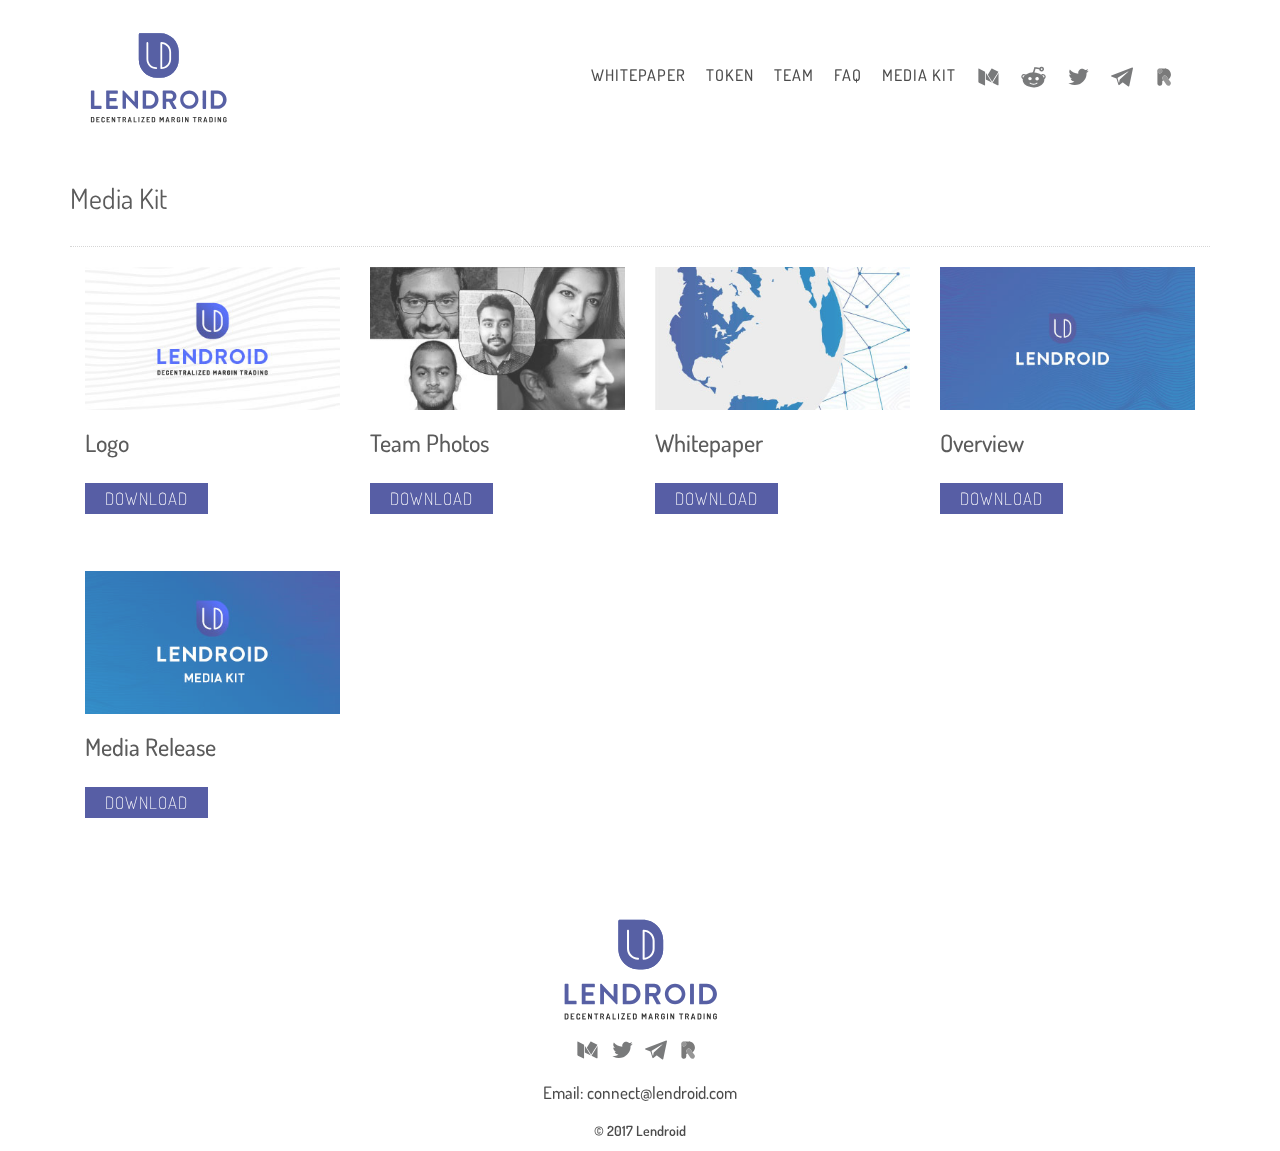
<file: templates/media-kit.html>
<!DOCTYPE html>
<html lang="en">
	<head>
		<!-- Global site tag (gtag.js) - Google Analytics -->
		<script async src="https://www.googletagmanager.com/gtag/js?id=UA-108365153-1"></script>
		<script>
			window.dataLayer = window.dataLayer || [];
			function gtag() { dataLayer.push(arguments); }
			gtag('js', new Date());
			gtag('config', 'UA-108365153-1');
		</script>
		<meta charset="utf-8">
		<title>Lendroid | Decentralized Margin Trading</title>
		<link rel="shortcut icon" href="/assets/images/favicon.png" type="image/x-icon">
		<link rel="icon" href="/assets/images/favicon.png" type="image/x-icon">
		<meta name="description" content="particles.js is a lightweight JavaScript library for creating particles.">
		<meta name="author" content="Vincent Garreau" />
		<meta name="viewport" content="width=device-width, initial-scale=1.0, minimum-scale=1.0, maximum-scale=1.0, user-scalable=no">
		<link rel="stylesheet" media="screen" href="/assets/css/style.css">
		<link href="/assets/css/style_sheet.css" rel="stylesheet" type="text/css">
		<link href="/assets/css/bootstrap.css" rel="stylesheet" type="text/css">
		<link href="/assets/css/timeline.css" rel="stylesheet" type="text/css">
		<link href="/assets/css/table.css" rel="stylesheet" type="text/css">
		<link href="/assets/css/responsive.css" rel="stylesheet" type="text/css">
		<link href="/assets/css/bootstrap-theme.css" rel="stylesheet" type="text/css">
		<link href="https://fonts.googleapis.com/css?family=Dosis:200,300,400,500,600,700" rel="stylesheet">
		<script src="//code.jquery.com/jquery-1.11.3.min.js"></script>
		<script src="/assets/js/bootstrap.js"></script>
		<link href="https://fonts.googleapis.com/css?family=Roboto:300,400,500,700" rel="stylesheet">
		<!--Jquery Countdown-->
		<link rel="stylesheet" href="/assets/css/styles.css" type="text/css" media="all" />
		<script type="text/javascript" src="/assets/js/jquery.downCount.js"></script>
		<style>
			@import url(http://fonts.googleapis.com/css?family=Raleway);
			.faq-header {
				font-size: 2em;
				border-bottom: 1px dotted #ccc;
				padding: 1em 0;
			}
			.faq-c {
				border-bottom: 1px dotted #ccc;
				padding: 1em 0;
			}
			.faq-t {
				line-height: 1em;
				color: #aaa;
				font-family: sans-serif;
				float: left;
				font-weight: 700;
				padding-right: 0.3em;
				-webkit-transition: all 200ms;
				-moz-transition: all 200ms;
				transition: all 200ms;
			}
			.faq-o {
				transform: rotate(-45deg);
				transform-origin: 50% 50%;
				-ms-transform: rotate(-45deg);
				-ms-transform-origin: 50% 50%;
				-webkit-transform: rotate(-45deg);
				-webkit-transform-origin: 50% 50%;
				-webkit-transition: all 200ms;
				-moz-transition: all 200ms;
				transition: all 200ms;
			}
			.faq-q {
				cursor: pointer;
				font-size: 1.5em;
				font-weight: 100;
			}
			.faq-a {
				clear: both;
				color: #666;
				display: none;
				padding-left: 1.5em;
			}
		</style>
		<script>
			$(document).ready(function () {
				$("body").css("display", "none");
				$("body").fadeIn(1000);
				$("a.transition").click(function (event) {
					event.preventDefault();
					linkLocation = this.href;
					$("body").fadeOut(1000, redirectPage);
				});
				function redirectPage() {
					window.location = linkLocation;
				}
			});
		</script>
	</head>
	<body>
		<!-- particles.js container -->
		<div class="main_container">
			<div class="container">
				<div class="col-lg-3 col-md-3 col-sm-12 col-xs-12 logo">
					<a href="/">
						<img src="/assets/images/logo.svg" width="147" height="111" class="img-responsive">
					</a>
				</div>
				<div class="hidden-lg hidden-md col-sm-12 col-xs-12">
					<div class="dropdown">
						<button class="btn btn-danger dropdown-toggle btn-lg" type="button" id="dropdownMenu1" data-toggle="dropdown" aria-haspopup="true"
						aria-expanded="true">
							Menu
							<span class="caret"></span>
						</button>
						<ul class="dropdown-menu" aria-labelledby="dropdownMenu1">
							<li>
								<a href="/" target="_blank" title="">Home</a>
							</li>
							<li role="separator" class="divider"></li>
							<li>
								<a href="https://lendroid.com/assets/whitepaper-margin-trading.pdf" target="_blank" title="Whitepaper">Whitepaper</a>
							</li>
							<li role="separator" class="divider"></li>
							<li>
								<a href="/#tok" class="click">Token</a>
							</li>
							<li role="separator" class="divider"></li>
							<li>
								<a href="/#el1" class="click">Team</a>
							</li>
							<li role="separator" class="divider"></li>
							<li>
								<a href="/faq">FAQ</a>
							</li>
							<li role="separator" class="divider"></li>
							<li>
								<a href="/media-kit">Media Kit</a>
							</li>
						</ul>
					</div>
				</div>
				<div class="col-lg-7 col-md-7 hidden-sm hidden-xs menu col-lg-offset-2 col-md-offset-2">
					<ul>
						<li>
							<a href="https://lendroid.com/assets/whitepaper-margin-trading.pdf" target="_blank" title="Whitepaper">Whitepaper</a>
						</li>
						<li>
							<a href="/#tok" class="click">Token</a>
						</li>
						<li>
							<a href="/#el1" class="click">Team</a>
						</li>
						<li>
							<a href="/faq">FAQ</a>
						</li>
						<li>
							<a href="/media-kit">Media Kit</a>
						</li>
						<a href="https://blog.lendroid.com" class="hidden-xs">
							<li>
								<img src="/assets/images/01-01.svg" width="25" height="22" class="img-responsive">
							</li>
						</a>
						<a href="https://www.reddit.com/user/vigsun" target="_blank" class="hidden-xs">
							<li>
								<img src="/assets/images/01-02.svg" width="25" height="22" class="img-responsive">
							</li>
						</a>
						<a href="https://twitter.com/lendroidproject" target="_blank" class="hidden-xs">
							<li>
								<img src="/assets/images/01-03.svg" width="25" height="22" class="img-responsive">
							</li>
						</a>
						<a href="https://t.me/lendroidproject" target="_blank" class="hidden-xs">
							<li>
								<img src="/assets/images/01-05.svg" width="22" height="19" class="img-responsive">
							</li>
						</a>
						<a href="https://riot.im/app/#/room/#lendroid:matrix.org" target="_blank" class="hidden-xs">
							<li>
								<img src="/assets/images/01-07.svg" width="22" height="19" class="img-responsive">
							</li>
						</a>
					</ul>
				</div>
			</div>
			<div class="hidden-lg hidden-md col-sm-12 col-xs-8 connect_icons">
				<ul>
					<a href="https://blog.lendroid.com">
						<li>
							<img src="/assets/images/01-01.svg" width="25" height="22" class="img-responsive">
						</li>
					</a>
					<a href="https://www.reddit.com/user/vigsun" target="_blank">
						<li>
							<img src="/assets/images/01-02.svg" width="25" height="22" class="img-responsive">
						</li>
					</a>
					<a href="https://twitter.com/lendroidproject" target="_blank">
						<li>
							<img src="/assets/images/01-03.svg" width="25" height="22" class="img-responsive">
						</li>
					</a>
					<a href="https://t.me/lendroidproject" target="_blank">
						<li>
							<img src="/assets/images/01-05.svg" width="22" height="19" class="img-responsive">
						</li>
					</a>
					<a href="https://riot.im/app/#/room/#lendroid:matrix.org" target="_blank">
						<li>
							<img src="/assets/images/01-07.svg" width="22" height="19" class="img-responsive">
						</li>
					</a>
				</ul>
			</div>
			<br>
			<div class="container">
				<div class="faq-header">Media Kit</div>
				<br>
				<div class="col-lg-3 col-md-3 col-sm-3 col-xs-12 " style="margin-bottom: 40px;">
					<img src="/assets/images/logo-media-kit.jpg" class="img-responsive" alt="" />
					<h3>Logo</h3>
					<br>
					<a href="/assets/media-kit/lendroid-logo.pdf" target="_new" class="blue_button" target="_new" style="margin-left:0px;">Download</a>
					<br>
				</div>
				<div class="col-lg-3 col-md-3 col-sm-3 col-xs-12 " style="margin-bottom: 40px;">
					<img src="/assets/images/team-media-kit.jpg" class="img-responsive" alt="" />
					<br>
					<h3>Team Photos</h3>
					<br>
					<a href="/assets/media-kit/team.zip" target="_blank" class="blue_button" target="_new" style="margin-left:0px;">Download</a>
				</div>
				<div class="col-lg-3 col-md-3 col-sm-3 col-xs-12 " style="margin-bottom: 40px;">
					<img src="/assets/images/whitepaper-media-kit.jpg" class="img-responsive" alt="" />
					<br>
					<h3>Whitepaper</h3>
					<br>
					<a href="/assets/media-kit/The Lendroid Whitepaper.pdf" target="_new" class="blue_button" target="_new" style="margin-left:0px;">Download</a>
				</div>
				<div class="col-lg-3 col-md-3 col-sm-3 col-xs-12 ">
					<img src="/assets/images/lendroid-overviewmediakit.jpg" class="img-responsive" alt="" />
					<br>
					<h3>Overview</h3>
					<br>
					<a href="/assets/media-kit/lendroid-overview.pdf" class="blue_button" target="_new" style="margin-left:0px;">Download</a>
				</div>
				<div style="clear:both;"></div>
				<div class="col-lg-3 col-md-3 col-sm-3 col-xs-12 " style="margin-top: 20px;">
					<img src="/assets/images/media-kit.jpg" class="img-responsive" alt="" />
					<br>
					<h3>Media Release</h3>
					<br>
					<a href="/assets/media-kit/media kit.pdf" class="blue_button" target="_new" style="margin-left:0px;">Download</a>
				</div>
			</div>
			<br>
			<br>
			<br>
			<br>
			<br>
			<script src="http://ajax.googleapis.com/ajax/libs/jquery/1.11.1/jquery.min.js"></script>
			<div class="container">
				<div class="col-lg-12 col-md-12 col-sm-12 col-xs-12 footer_logo">
					<img src="/assets/images/logo.svg" width="165" height="65" class="img-responsive" style="text-align:center;margin:0 auto;">
				</div>
				<div class="col-lg-12 col-md-12 col-sm-12 col-xs-12 footer_logo connect_icons">
					<ul>
						<li>
							<a href="https://blog.lendroid.com" target="_blank">
								<li>
									<img src="/assets/images/01-01.svg" width="25" height="22" class="img-responsive">
								</li>
							</a>
						</li>
						<li>
							<a href="https://twitter.com/lendroidproject" target="_blank">
								<li>
									<img src="/assets/images/01-03.svg" width="25" height="22" class="img-responsive">
								</li>
							</a>
						</li>
						<li>
							<a href="https://t.me/lendroidproject" target="_blank">
								<li>
									<img src="/assets/images/01-05.svg" width="22" height="19" class="img-responsive">
								</li>
							</a>
						</li>
						<li>
							<a href="https://riot.im/app/#/room/#lendroid:matrix.org" target="_blank">
								<li>
									<img src="/assets/images/01-07.svg" width="22" height="19" class="img-responsive">
								</li>
							</a>
						</li>
					</ul>
				</div>
			</div>
			<div style="clear:both;"></div>
			<br>
			<div class="col-lg-12 col-md-12 col-sm-12 col-xs-12 email">
				<p>Email: connect@lendroid.com </p>
			</div>
			<br>
			<br>
			<div class="col-lg-12 col-md-12 col-sm-12 col-xs-12 footer_logo">
				<p>© 2017 Lendroid</p>
			</div>
		</div>
	</body>
</html>
</file>
<file: assets/css/style_sheet.css>
body{font-family: 'Dosis', sans-serif; }

.menu {margin-top: 64px;}
.menu ul {margin:0px;padding:0px;list-style-type: none;float: right;}
.menu ul li {float:left;margin-right:20px;color:#58595b;font-size: 16px;text-transform: uppercase;letter-spacing: 1px;}
.connect_icons {margin-top: 7px;margin-left: 43%;}
.connect_icons ul {margin:0px; padding:0px; list-style-type: none;}
.connect_icons ul li {float:left;margin-right: 10px;color:#58595b;font-size:18px;text-transform: uppercase;letter-spacing: 1px;}
.logo {margin-top: 29px;}

.main_heading {    margin-top: 110px;}
.main_heading h2 {font-size:56px;color:#2e368f;letter-spacing: 20;text-align: center;font-weight: 300;}
.main_heading p {font-size:20px;color: #1f1f1f;letter-spacing: 20;text-align: center;font-weight: 500;}
.main_button {text-align: center;}


.token_launch_heading h3 {color:#2e368f;font-size:25px;font-weight: 500;text-align: center;}
.token_launch_heading {margin-top: 50px;}

.main-container2 {background: url(../images/offer_bg.jpg) no-repeat;background-size: cover;width:100%;height:auto;margin-top: -90px;padding-bottom: 20px;}
.offer_text h3{color:#2e368f;font-size: 35px;font-weight: 300;text-align: center;}
.offer_text p{color: #1f1f1f;font-size: 19px;font-weight: 500;text-align: center;}
.square_box {border:1px #30368a solid;width: 10%;text-align: center;font-size: 20px;}
.offer_text_points h4 {font-size: 21px;color:#30368a;font-weight: 600;letter-spacing: 1px;}
.offer_text_points p {font-size: 14px;color: #1f1f1f;font-weight: 500;letter-spacing: 1px;}
.offer_text_points {margin-top: 50px;}
.main-container3 {background:url(../images/blue_bg.jpg) no-repeat;background-size:cover;width:100%;text-align: center;}
.diagram_heading h3 {font-size: 35px;color:#fff;letter-spacing: 1px;text-align: center;font-weight: 300;}
.token_text h3 {font-size: 35px;color:#30368a;font-weight: 400;letter-spacing: 1px;}
.token_text h5 {font-size:20px;color:#2e368f;font-weight: 600;letter-spacing: 1px;line-height: 27px;}
.token_text p {font-size: 15px;color: #1f1f1f;letter-spacing: 1px;line-height: 29px;font-weight: 500;}

.main-container4 {margin-top: 40px;}

.road_map h3{font-size: 35px;color: #2a3b94;letter-spacing: 1px;text-align: center;font-weight: 300;}
.team_heading h3{font-size: 35px;color: #2a3b94;letter-spacing: 1px;text-align: left;font-weight: 400;}

.main-container5  {background: url(../images/roadmap_bg.png) no-repeat;background-size: cover;width: auto;}

.team ul li {/* float:left; */margin-bottom: 10px;text-align: center;font-weight: 500;color: #1f1f1f;}
.team_text {margin-left: 10px;margin-top: 0px;font-size: 21px;font-weight: 400;}

.blog_bg {background:url(../images/roadmap_bg.png) no-repeat;background-size:cover;width:100%;height: auto;}


ul.countdown {
  list-style: none;
  margin: 25px 0;
  padding: 0;
  display: block;
  text-align: center;
}

ul.countdown li { display: inline-block; }

ul.countdown li span {
  font-size: 80px;
  font-weight: 300;
  line-height: 80px;
  padding: 0 20px;
  border-top: 1px solid #2a3b94;
  border-bottom: 1px solid #2a3b94;
  margin-left: -3px;
  font-family: 'Roboto', sans-serif;
  color: #58595b;
}

ul.countdown li p {
  color: #1f1f1f;
  font-size: 14px;
  text-transform: uppercase;
  margin-top: 20px;
  font-weight: 600;
}

.days {
  background-color: #2a3b94;
  padding: 0 10px;
  color: #fff;
  color: #fff;
}



.last {border-right: 1px solid #2a3b94;}



.index-content a:hover{
    color:black;
    text-decoration:none;
}
.index-content{
    margin-bottom:20px;
    padding: 50px 0px 0px -20px;
}
.index-content .row{
    margin-top:20px;
}
.index-content a{
    color: black;
    color: #1f1f1f;
    font-weight: 600;
}
.index-content .card{
    /* background-color: #FFFFFF; */
    padding:0;
    -webkit-border-radius: 4px;
    -moz-border-radius: 4px;
    border-radius: 0px;
    /* box-shadow: 0 4px 5px 0 rgba(0,0,0,0.14), 0 1px 10px 0 rgba(0,0,0,0.12), 0 2px 4px -1px rgba(0,0,0,0.3); */
    margin-bottom: 30px;
}
.index-content .card:hover{
    /* box-shadow: 0 16px 24px 2px rgba(0,0,0,0.14), 0 6px 30px 5px rgba(0,0,0,0.12), 0 8px 10px -5px rgba(0,0,0,0.3); */
    /* color:black; */
}
.index-content .card img{
    width:100%;
    border-top-left-radius: 0px;
    border-top-right-radius: 0px;
}
.index-content .card h4{
    margin: 20px 9px 10px 0px;
    font-weight: 500;
    color: #1f1f1f;
    line-height: 21px;
}
.index-content .card p{
    margin:20px;
    opacity: 0.65;
}
.index-content .blue-button{
    width: 100px;
    -webkit-transition: background-color 1s , color 1s; /* For Safari 3.1 to 6.0 */
    transition: background-color 1s , color 1s;
    min-height: 20px;
    background-color: #002E5B;
    color: #ffffff;
    border-radius: 4px;
    text-align: center;
    font-weight: lighter;
    margin: 0px 20px 15px 20px;
    padding: 5px 0px;
    display: inline-block;
}
.index-content .blue-button:hover{
    background-color: #dadada;
    color: #002E5B;
}
@media (max-width: 768px) {

    .index-content .col-lg-4 {
        margin-top: 20px;
        padding-left: 0;
    }
}
section {
    padding: 100px 0;
    text-align: center;
}
select.frecuency {
    border: none;
    font-style: italic;
    background-color: transparent;
    cursor: pointer;
    -webkit-transform: translateY(0);
    transform: translateY(0);
    -webkit-transition: -webkit-transform .35s ease-in;
    transition: -webkit-transform .35s ease-in;
    border-bottom: none;
}
select.frecuency:focus {
    outline: none;
    border-bottom: 5px solid #39b3d7;
    -webkit-transform: translateY(-5px);
    transform: translateY(-5px);
    -webkit-transition: -webkit-transform .35s ease-in;
    transition: -webkit-transform .35s ease-in;
}
.free {
    text-transform: uppercase;
}
.input-group {
    margin: 20px auto;
    width: 50%;
}
input.btn.btn-lg,
input.btn.btn-lg:focus {
    outline: none;
    width: 95%;
    height: 39px;
    border-top-right-radius: 0;
    border-bottom-right-radius: 0;
    text-align: left;
}
button.btn {
    width: 21%;
    height: 39px;
    border-top-left-radius: 0;
    border-bottom-left-radius: 0;
}
.promise {
    color: #999;
}


.footer_logo {text-align: center;}
/* .email_formy {display:none;} */

.email {text-align: center; font-size:17px;}

.email_formy ul {margin:0px; padding:0px; list-style-type: none;}
.email_formy ul li {float:left;margin-right: 0px;width: 22%;}

.btn-primary {
  /* background-image: -webkit-linear-gradient(top, #337ab7 0%, #265a88 100%); */
  background-image:      -o-linear-gradient(top, #337ab7 0%, #265a88 100%);
  /* background-image: -webkit-gradient(linear, left top, left bottom, from(#337ab7), to(#265a88)); */
  /* background-image:         linear-gradient(to bottom, #337ab7 0%, #265a88 100%); */
  filter: progid:DXImageTransform.Microsoft.gradient(startColorstr='#ff337ab7', endColorstr='#ff265a88', GradientType=0);
  filter: progid:DXImageTransform.Microsoft.gradient(enabled = false);
  background-repeat: repeat-x;
  /* border-color: #245580; */
  width: 30%;
	  padding: 6px;
    text-transform: uppercase;
    font-size: 16px;
    border: none;
}


div#preloader { position: fixed; left: 0; top: 0; z-index: 999; width: 100%; height: 100%; overflow: visible; background: #fff url('../images/loader.gif') no-repeat center center; }


.scrollToTop{
	width:100px;
	height:130px;
	padding:10px;
	text-align:center;
	background: whiteSmoke;
	font-weight: bold;
	color: #444;
	text-decoration: none;
	position:fixed;
	right: 40px;
	display:none;
	background: url('../images/scroll_to_top.png') no-repeat 0px 20px;
	bottom: 0;
}
.scrollToTop:hover{
	text-decoration:none;
}


.team ul li a {color:grey;}

.menu ul li a {color: #1f1f1f;font-weight: 500;}


.email p {font-weight:500; color:#1f1f1f;}
.footer_logo p {font-weight: 600;color:#1f1f1f;}

.form-control_custom {width:50%;}
.blue_button {background:#2e368f;padding: 5px 20px 5px 20px;color:#fff;text-transform: uppercase;border: none;font-size: 17px;letter-spacing: 1px;font-weight: 200;margin-left: -88px;}

.hidden{
     opacity:0;
}
.visible{
     opacity:1;
}










/*MENU CSS*/
</file>
<file: assets/css/timeline.css>
@charset "utf-8";
/* CSS Document */

.timeline {
  width: 100%;
  position: relative;
  padding: 1px 0;
  list-style: none;
  font-weight: 300;
}
.timeline .timeline-item {
  padding-left: 0;
  padding-right: 30px;
}
.timeline .timeline-item.timeline-item-right,
.timeline .timeline-item:nth-of-type(even):not(.timeline-item-left) {
  padding-left: 30px;
  padding-right: 0;
}
.timeline .timeline-item .timeline-event {
  width: 100%;
}
.timeline:before {
  border-right-style: solid;
}
.timeline:before,
.timeline:after {
  content: " ";
  display: block;
}
.timeline:after {
  clear: both;
}
.timeline:before {
  content: "";
  position: absolute;
  top: 0;
  left: 0;
  bottom: 0;
  width: 50%;
  height: 99% !important;
  margin-left: 1px;
  border-right-width: 2px;
  border-right-style: solid;
  border-right-color: #888888;
}
.timeline.timeline-single-column.timeline {
  width: 100%;
  max-width: 768px;
}
.timeline.timeline-single-column.timeline .timeline-item {
  padding-left: 72px;
  padding-right: 0;
}
.timeline.timeline-single-column.timeline .timeline-item.timeline-item-right,
.timeline.timeline-single-column.timeline .timeline-item:nth-of-type(even):not(.timeline-item-left) {
  padding-left: 72px;
  padding-right: 0;
}
.timeline.timeline-single-column.timeline .timeline-item .timeline-event {
  width: 100%;
}
.timeline.timeline-single-column.timeline:before {
  left: 42px;
  width: 0;
  margin-left: -1px;
}
.timeline.timeline-single-column.timeline .timeline-item {
  width: 100%;
  margin-bottom: 20px;
}
.timeline.timeline-single-column.timeline .timeline-item:nth-of-type(even) {
  margin-top: 0;
}
.timeline.timeline-single-column.timeline .timeline-item > .timeline-event {
  float: right !important;
}
.timeline.timeline-single-column.timeline .timeline-item > .timeline-event:before,
.timeline.timeline-single-column.timeline .timeline-item > .timeline-event:after {
  right: auto !important;
  border-left-width: 0 !important;
}
.timeline.timeline-single-column.timeline .timeline-item > .timeline-event:before {
  left: -15px !important;
  border-right-width: 15px !important;
}
.timeline.timeline-single-column.timeline .timeline-item > .timeline-event:after {
  left: -14px !important;
  border-right-width: 14px !important;
}
.timeline.timeline-single-column.timeline .timeline-item > .timeline-point {
  transform: translateX(-50%);
  left: 42px !important;
  margin-left: 0;
}
.timeline.timeline-single-column.timeline .timeline-label {
  transform: translateX(-50%);
  margin: 0 0 20px 42px;
}
.timeline.timeline-single-column.timeline .timeline-label + .timeline-item + .timeline-item {
  margin-top: 0;
}
.timeline.timeline-line-solid:before {
  border-right-style: solid;
}
.timeline.timeline-line-dotted:before {
  border-right-style: dotted;
}
.timeline.timeline-line-dashed:before {
  border-right-style: dashed;
}
.timeline .timeline-item {
  position: relative;
  float: left;
  clear: left;
  width: 50%;
  margin-bottom: 20px;
}
.timeline .timeline-item:before,
.timeline .timeline-item:after {
  content: "";
  display: table;
}
.timeline .timeline-item:after {
  clear: both;
}
.timeline .timeline-item:last-child {
  margin-bottom: 0 !important;
}
.timeline .timeline-item.timeline-item-right > .timeline-event,
.timeline .timeline-item:nth-of-type(even):not(.timeline-item-left) > .timeline-event {
  float: right !important;
}
.timeline .timeline-item.timeline-item-right > .timeline-event:before,
.timeline .timeline-item:nth-of-type(even):not(.timeline-item-left) > .timeline-event:before,
.timeline .timeline-item.timeline-item-right > .timeline-event:after,
.timeline .timeline-item:nth-of-type(even):not(.timeline-item-left) > .timeline-event:after {
  right: auto !important;
  border-left-width: 0 !important;
}
.timeline .timeline-item.timeline-item-right > .timeline-event:before,
.timeline .timeline-item:nth-of-type(even):not(.timeline-item-left) > .timeline-event:before {
  left: -15px !important;
  border-right-width: 15px !important;
}
.timeline .timeline-item.timeline-item-right > .timeline-event:after,
.timeline .timeline-item:nth-of-type(even):not(.timeline-item-left) > .timeline-event:after {
  left: -14px !important;
  border-right-width: 14px !important;
}
.timeline .timeline-item > .timeline-event:before {
  top: 10px;
  right: -15px;
  border-top: 15px solid transparent;
  border-left-width: 15px;
  border-left-style: solid;
  border-right-width: 0;
  border-right-style: solid;
  border-bottom: 15px solid transparent;
}
.timeline .timeline-item > .timeline-event:after {
  top: 11px;
  right: -14px;
  border-top: 14px solid transparent;
  border-left-width: 14px;
  border-left-style: solid;
  border-right-width: 0;
  border-right-style: solid;
  border-bottom: 14px solid transparent;
}
.timeline .timeline-item > .timeline-point {
  top: 25px;
}
.timeline-single-column.timeline .timeline-item > .timeline-event {
  float: right !important;
}
.timeline-single-column.timeline .timeline-item > .timeline-event:before,
.timeline-single-column.timeline .timeline-item > .timeline-event:after {
  right: auto !important;
  border-left-width: 0 !important;
}
.timeline-single-column.timeline .timeline-item > .timeline-event:before {
  left: -15px !important;
  border-right-width: 15px !important;
}
.timeline-single-column.timeline .timeline-item > .timeline-event:after {
  left: -14px !important;
  border-right-width: 14px !important;
}
.timeline .timeline-item:nth-of-type(2) {
  margin-top: 40px;
}
.timeline .timeline-item.timeline-item-left,
.timeline .timeline-item.timeline-item-right {
  clear: both !important;
}
.timeline .timeline-item.timeline-item-right,
.timeline .timeline-item:nth-of-type(even):not(.timeline-item-left) {
  float: right;
  clear: right;
}
.timeline .timeline-item.timeline-item-right > .timeline-point,
.timeline .timeline-item:nth-of-type(even):not(.timeline-item-left) > .timeline-point {
  left: -29px;
}
.timeline .timeline-item.timeline-item-right > .timeline-point.timeline-point-blank,
.timeline .timeline-item:nth-of-type(even):not(.timeline-item-left) > .timeline-point.timeline-point-blank {
  left: -12px;
}
.timeline .timeline-item.timeline-item-arrow-sm.timeline-item-right > .timeline-event,
.timeline .timeline-item.timeline-item-arrow-sm:nth-of-type(even):not(.timeline-item-left) > .timeline-event {
  float: right !important;
}
.timeline .timeline-item.timeline-item-arrow-sm.timeline-item-right > .timeline-event:before,
.timeline .timeline-item.timeline-item-arrow-sm:nth-of-type(even):not(.timeline-item-left) > .timeline-event:before,
.timeline .timeline-item.timeline-item-arrow-sm.timeline-item-right > .timeline-event:after,
.timeline .timeline-item.timeline-item-arrow-sm:nth-of-type(even):not(.timeline-item-left) > .timeline-event:after {
  right: auto !important;
  border-left-width: 0 !important;
}
.timeline .timeline-item.timeline-item-arrow-sm.timeline-item-right > .timeline-event:before,
.timeline .timeline-item.timeline-item-arrow-sm:nth-of-type(even):not(.timeline-item-left) > .timeline-event:before {
  left: -10px !important;
  border-right-width: 10px !important;
}
.timeline .timeline-item.timeline-item-arrow-sm.timeline-item-right > .timeline-event:after,
.timeline .timeline-item.timeline-item-arrow-sm:nth-of-type(even):not(.timeline-item-left) > .timeline-event:after {
  left: -9px !important;
  border-right-width: 9px !important;
}
.timeline .timeline-item.timeline-item-arrow-sm > .timeline-event:before {
  top: 4px;
  right: -10px;
  border-top: 10px solid transparent;
  border-left-width: 10px;
  border-left-style: solid;
  border-right-width: 0;
  border-right-style: solid;
  border-bottom: 10px solid transparent;
}
.timeline .timeline-item.timeline-item-arrow-sm > .timeline-event:after {
  top: 5px;
  right: -9px;
  border-top: 9px solid transparent;
  border-left-width: 9px;
  border-left-style: solid;
  border-right-width: 0;
  border-right-style: solid;
  border-bottom: 9px solid transparent;
}
.timeline .timeline-item.timeline-item-arrow-sm > .timeline-point {
  top: 14px;
}
.timeline-single-column.timeline .timeline-item.timeline-item-arrow-sm > .timeline-event {
  float: right !important;
}
.timeline-single-column.timeline .timeline-item.timeline-item-arrow-sm > .timeline-event:before,
.timeline-single-column.timeline .timeline-item.timeline-item-arrow-sm > .timeline-event:after {
  right: auto !important;
  border-left-width: 0 !important;
}
.timeline-single-column.timeline .timeline-item.timeline-item-arrow-sm > .timeline-event:before {
  left: -10px !important;
  border-right-width: 10px !important;
}
.timeline-single-column.timeline .timeline-item.timeline-item-arrow-sm > .timeline-event:after {
  left: -9px !important;
  border-right-width: 9px !important;
}
.timeline .timeline-item.timeline-item-arrow-md.timeline-item-right > .timeline-event,
.timeline .timeline-item.timeline-item-arrow-md:nth-of-type(even):not(.timeline-item-left) > .timeline-event {
  float: right !important;
}
.timeline .timeline-item.timeline-item-arrow-md.timeline-item-right > .timeline-event:before,
.timeline .timeline-item.timeline-item-arrow-md:nth-of-type(even):not(.timeline-item-left) > .timeline-event:before,
.timeline .timeline-item.timeline-item-arrow-md.timeline-item-right > .timeline-event:after,
.timeline .timeline-item.timeline-item-arrow-md:nth-of-type(even):not(.timeline-item-left) > .timeline-event:after {
  right: auto !important;
  border-left-width: 0 !important;
}
.timeline .timeline-item.timeline-item-arrow-md.timeline-item-right > .timeline-event:before,
.timeline .timeline-item.timeline-item-arrow-md:nth-of-type(even):not(.timeline-item-left) > .timeline-event:before {
  left: -15px !important;
  border-right-width: 15px !important;
}
.timeline .timeline-item.timeline-item-arrow-md.timeline-item-right > .timeline-event:after,
.timeline .timeline-item.timeline-item-arrow-md:nth-of-type(even):not(.timeline-item-left) > .timeline-event:after {
  left: -14px !important;
  border-right-width: 14px !important;
}
.timeline .timeline-item.timeline-item-arrow-md > .timeline-event:before {
  top: 10px;
  right: -15px;
  border-top: 15px solid transparent;
  border-left-width: 15px;
  border-left-style: solid;
  border-right-width: 0;
  border-right-style: solid;
  border-bottom: 15px solid transparent;
}
.timeline .timeline-item.timeline-item-arrow-md > .timeline-event:after {
  top: 11px;
  right: -14px;
  border-top: 14px solid transparent;
  border-left-width: 14px;
  border-left-style: solid;
  border-right-width: 0;
  border-right-style: solid;
  border-bottom: 14px solid transparent;
}
.timeline .timeline-item.timeline-item-arrow-md > .timeline-point {
  top: 25px;
}
.timeline-single-column.timeline .timeline-item.timeline-item-arrow-md > .timeline-event {
  float: right !important;
}
.timeline-single-column.timeline .timeline-item.timeline-item-arrow-md > .timeline-event:before,
.timeline-single-column.timeline .timeline-item.timeline-item-arrow-md > .timeline-event:after {
  right: auto !important;
  border-left-width: 0 !important;
}
.timeline-single-column.timeline .timeline-item.timeline-item-arrow-md > .timeline-event:before {
  left: -15px !important;
  border-right-width: 15px !important;
}
.timeline-single-column.timeline .timeline-item.timeline-item-arrow-md > .timeline-event:after {
  left: -14px !important;
  border-right-width: 14px !important;
}
.timeline .timeline-item.timeline-item-arrow-lg.timeline-item-right > .timeline-event,
.timeline .timeline-item.timeline-item-arrow-lg:nth-of-type(even):not(.timeline-item-left) > .timeline-event {
  float: right !important;
}
.timeline .timeline-item.timeline-item-arrow-lg.timeline-item-right > .timeline-event:before,
.timeline .timeline-item.timeline-item-arrow-lg:nth-of-type(even):not(.timeline-item-left) > .timeline-event:before,
.timeline .timeline-item.timeline-item-arrow-lg.timeline-item-right > .timeline-event:after,
.timeline .timeline-item.timeline-item-arrow-lg:nth-of-type(even):not(.timeline-item-left) > .timeline-event:after {
  right: auto !important;
  border-left-width: 0 !important;
}
.timeline .timeline-item.timeline-item-arrow-lg.timeline-item-right > .timeline-event:before,
.timeline .timeline-item.timeline-item-arrow-lg:nth-of-type(even):not(.timeline-item-left) > .timeline-event:before {
  left: -18px !important;
  border-right-width: 18px !important;
}
.timeline .timeline-item.timeline-item-arrow-lg.timeline-item-right > .timeline-event:after,
.timeline .timeline-item.timeline-item-arrow-lg:nth-of-type(even):not(.timeline-item-left) > .timeline-event:after {
  left: -17px !important;
  border-right-width: 17px !important;
}
.timeline .timeline-item.timeline-item-arrow-lg > .timeline-event:before {
  top: 10px;
  right: -18px;
  border-top: 18px solid transparent;
  border-left-width: 18px;
  border-left-style: solid;
  border-right-width: 0;
  border-right-style: solid;
  border-bottom: 18px solid transparent;
}
.timeline .timeline-item.timeline-item-arrow-lg > .timeline-event:after {
  top: 11px;
  right: -17px;
  border-top: 17px solid transparent;
  border-left-width: 17px;
  border-left-style: solid;
  border-right-width: 0;
  border-right-style: solid;
  border-bottom: 17px solid transparent;
}
.timeline .timeline-item.timeline-item-arrow-lg > .timeline-point {
  top: 28px;
}
.timeline-single-column.timeline .timeline-item.timeline-item-arrow-lg > .timeline-event {
  float: right !important;
}
.timeline-single-column.timeline .timeline-item.timeline-item-arrow-lg > .timeline-event:before,
.timeline-single-column.timeline .timeline-item.timeline-item-arrow-lg > .timeline-event:after {
  right: auto !important;
  border-left-width: 0 !important;
}
.timeline-single-column.timeline .timeline-item.timeline-item-arrow-lg > .timeline-event:before {
  left: -18px !important;
  border-right-width: 18px !important;
}
.timeline-single-column.timeline .timeline-item.timeline-item-arrow-lg > .timeline-event:after {
  left: -17px !important;
  border-right-width: 17px !important;
}
.timeline .timeline-item > .timeline-event {
  background: #fff;
  border: 1px solid #888888;
  color: #555;
  position: relative;
  float: left;
  border-radius: 3px;
}
.timeline .timeline-item > .timeline-event:before {
  border-left-color: #888888;
  border-right-color: #888888;
}
.timeline .timeline-item > .timeline-event:after {
  border-left-color: #fff;
  border-right-color: #fff;
}
.timeline .timeline-item > .timeline-event * {
  color: inherit;
}
.timeline .timeline-item > .timeline-event.timeline-event-default {
  background: #fff;
  border: 1px solid #888888;
  color: #555;
}
.timeline .timeline-item > .timeline-event.timeline-event-default:before {
  border-left-color: #888888;
  border-right-color: #888888;
}
.timeline .timeline-item > .timeline-event.timeline-event-default:after {
  border-left-color: #fff;
  border-right-color: #fff;
}
.timeline .timeline-item > .timeline-event.timeline-event-default * {
  color: inherit;
}
.timeline .timeline-item > .timeline-event.timeline-event-primary {
  background: #f5f5f5;
  border: 1px solid #888888;
  color: #555;
}
.timeline .timeline-item > .timeline-event.timeline-event-primary:before {
  border-left-color: #888888;
  border-right-color: #888888;
}
.timeline .timeline-item > .timeline-event.timeline-event-primary:after {
  border-left-color: #f5f5f5;
  border-right-color: #f5f5f5;
}
.timeline .timeline-item > .timeline-event.timeline-event-primary * {
  color: inherit;
}
.timeline .timeline-item > .timeline-event.timeline-event-success {
  background: #F3F8ED;
  border: 1px solid #72b92e;
  color: #3F8100;
}
.timeline .timeline-item > .timeline-event.timeline-event-success:before {
  border-left-color: #72b92e;
  border-right-color: #72b92e;
}
.timeline .timeline-item > .timeline-event.timeline-event-success:after {
  border-left-color: #F3F8ED;
  border-right-color: #F3F8ED;
}
.timeline .timeline-item > .timeline-event.timeline-event-success * {
  color: inherit;
}
.timeline .timeline-item > .timeline-event.timeline-event-info {
  background: #F0F8FD;
  border: 1px solid #3e93cf;
  color: #0062A7;
}
.timeline .timeline-item > .timeline-event.timeline-event-info:before {
  border-left-color: #3e93cf;
  border-right-color: #3e93cf;
}
.timeline .timeline-item > .timeline-event.timeline-event-info:after {
  border-left-color: #F0F8FD;
  border-right-color: #F0F8FD;
}
.timeline .timeline-item > .timeline-event.timeline-event-info * {
  color: inherit;
}
.timeline .timeline-item > .timeline-event.timeline-event-warning {
  background: #FFF9E9;
  border: 1px solid #d0aa42;
  color: #ac7e00;
}
.timeline .timeline-item > .timeline-event.timeline-event-warning:before {
  border-left-color: #d0aa42;
  border-right-color: #d0aa42;
}
.timeline .timeline-item > .timeline-event.timeline-event-warning:after {
  border-left-color: #FFF9E9;
  border-right-color: #FFF9E9;
}
.timeline .timeline-item > .timeline-event.timeline-event-warning * {
  color: inherit;
}
.timeline .timeline-item > .timeline-event.timeline-event-danger {
  background: #FFC4BC;
  border: 1px solid #d25a4b;
  color: #B71500;
}
.timeline .timeline-item > .timeline-event.timeline-event-danger:before {
  border-left-color: #d25a4b;
  border-right-color: #d25a4b;
}
.timeline .timeline-item > .timeline-event.timeline-event-danger:after {
  border-left-color: #FFC4BC;
  border-right-color: #FFC4BC;
}
.timeline .timeline-item > .timeline-event.timeline-event-danger * {
  color: inherit;
}
.timeline .timeline-item > .timeline-event:before,
.timeline .timeline-item > .timeline-event:after {
  content: "";
  display: inline-block;
  position: absolute;
}
.timeline .timeline-item > .timeline-event .timeline-heading,
.timeline .timeline-item > .timeline-event .timeline-body,
.timeline .timeline-item > .timeline-event .timeline-footer {
  padding: 1px 10px;
}
.timeline .timeline-item > .timeline-event .timeline-heading p,
.timeline .timeline-item > .timeline-event .timeline-body p,
.timeline .timeline-item > .timeline-event .timeline-footer p,
.timeline .timeline-item > .timeline-event .timeline-heading ul,
.timeline .timeline-item > .timeline-event .timeline-body ul,
.timeline .timeline-item > .timeline-event .timeline-footer ul {
  margin-bottom: 0;
}
.timeline .timeline-item > .timeline-event .timeline-heading h4 {
  font-weight: 400;
  letter-spacing: 1px;
  color: #000;
  font-size: 16px;
}
.timeline .timeline-item > .timeline-event .timeline-footer a {
  cursor: pointer;
  text-decoration: none;
}
.timeline .timeline-item > .timeline-event .panel,
.timeline .timeline-item > .timeline-event .table,
.timeline .timeline-item > .timeline-event .blankslate {
  margin: 0;
  border: none;
  border-radius: inherit;
  overflow: hidden;
}
.timeline .timeline-item > .timeline-event .table th {
  border-top: 0;
}
.timeline .timeline-item > .timeline-point {
  color: #888888;
  background: #fff;
  right: -30px;
  width: 34px;
  height: 34px;
  margin-top: -15px;
  margin-left: 12px;
  margin-right: 12px;
  position: absolute;
  z-index: 100;
  border-width: 2px;
  border-style: solid;
  border-radius: 100%;
  line-height: 28px;
  text-align: center;
  font-size: 18px;
  font-weight: bold;
}
.timeline .timeline-item > .timeline-point.timeline-point-blank {
  right: -12px;
  width: 12px;
  height: 12px;
  margin-top: -6px;
  margin-left: 6px;
  margin-right: 6px;
  color: #888888;
  background: #888888;
}
.timeline .timeline-item > .timeline-point.timeline-point-default {
  color: #888888;
  background: #fff;
}
.timeline .timeline-item > .timeline-point.timeline-point-primary {
  color: #888888;
  background: #fff;
}
.timeline .timeline-item > .timeline-point.timeline-point-success {
  color: #2a3b94;
  background: #fff;
}
.timeline .timeline-item > .timeline-point.timeline-point-info {
  color: #3e93cf;
  background: #fff;
}
.timeline .timeline-item > .timeline-point.timeline-point-warning {
  color: #d0aa42;
  background: #fff;
}
.timeline .timeline-item > .timeline-point.timeline-point-danger {
  color: #d25a4b;
  background: #fff;
}
.timeline .timeline-label {
  position: relative;
  float: left;
  clear: left;
  width: 50%;
  margin-bottom: 20px;
  top: 1px;
  width: 100%;
  margin-left: auto;
  margin-right: auto;
  padding: 0;
  text-align: center;
}
.timeline .timeline-label:before,
.timeline .timeline-label:after {
  content: "";
  display: table;
}
.timeline .timeline-label:after {
  clear: both;
}
.timeline .timeline-label:last-child {
  margin-bottom: 0 !important;
}
.timeline .timeline-label + .timeline-item {
  margin-top: 0;
}
.timeline .timeline-label + .timeline-item + .timeline-item {
  margin-top: 40px;
}
.timeline .timeline-label .label-default {
  background-color: #888888;
}
.timeline .timeline-label .label-primary {
  background-color: #888888;
  font-size: 20px;
}
.timeline .timeline-label .label-info {
  background-color: #3e93cf;
}
.timeline .timeline-label .label-warning {
  background-color: #d0aa42;
}
.timeline .timeline-label .label-danger {
  background-color: #d25a4b;
}
@media (max-width: 768px) {
  .timeline.timeline {
    width: 100%;
    max-width: 100%;
  }
  .timeline.timeline .timeline-item {
    padding-left: 72px;
    padding-right: 0;
  }
  .timeline.timeline .timeline-item.timeline-item-right,
  .timeline.timeline .timeline-item:nth-of-type(even):not(.timeline-item-left) {
    padding-left: 72px;
    padding-right: 0;
  }
  .timeline.timeline .timeline-item .timeline-event {
    width: 100%;
  }
  .timeline.timeline:before {
    left: 42px;
    width: 0;
    margin-left: -1px;
  }
  .timeline.timeline .timeline-item {
    width: 100%;
    margin-bottom: 20px;
  }
  .timeline.timeline .timeline-item:nth-of-type(even) {
    margin-top: 0;
  }
  .timeline.timeline .timeline-item > .timeline-event {
    float: right !important;
  }
  .timeline.timeline .timeline-item > .timeline-event:before,
  .timeline.timeline .timeline-item > .timeline-event:after {
    right: auto !important;
    border-left-width: 0 !important;
  }
  .timeline.timeline .timeline-item > .timeline-event:before {
    left: -15px !important;
    border-right-width: 15px !important;
  }
  .timeline.timeline .timeline-item > .timeline-event:after {
    left: -14px !important;
    border-right-width: 14px !important;
  }
  .timeline.timeline .timeline-item > .timeline-point {
    transform: translateX(-50%);
    left: 42px !important;
    margin-left: 0;
  }
  .timeline.timeline .timeline-label {
    transform: translateX(-50%);
    margin: 0 0 20px 42px;
  }
  .timeline.timeline .timeline-label + .timeline-item + .timeline-item {
    margin-top: 0;
  }
}
</file>
<file: assets/css/table.css>
@import "https://fonts.googleapis.com/css?family=Montserrat:300,400,700";
.rwd-table {
  margin: 1em 0;
  min-width: 300px;
}
.rwd-table tr {
  /* border-top: 1px solid #ddd; */
  /* border-bottom: 1px solid #ddd; */
}
.rwd-table th, .rwd-table td {
    padding: 1em !important;
}
.rwd-table th {
  display: none;
}
.rwd-table td {
  display: block;
}
.rwd-table td:first-child {
  padding-top: .5em;
}
.rwd-table td:last-child {
  padding-bottom: .5em;
}
.rwd-table td:before {
  content: attr(data-th) ": ";
  font-weight: bold;
  width: 6.5em;
  display: inline-block;
}
@media (min-width: 480px) {
  .rwd-table td:before {
    display: none;
  }
}
.rwd-table th, .rwd-table td {
  text-align: left;
}
@media (min-width: 480px) {
  .rwd-table th, .rwd-table td {
    display: table-cell;
    padding: .25em .5em;
  }
  .rwd-table th:first-child, .rwd-table td:first-child {
    padding-left: 0;
    color: #000;
    font-size: 18px;
  }
  .rwd-table th:last-child, .rwd-table td:last-child {
    padding-right: 0;
  }
}




.rwd-table {
  background: #ffffff;
  color: #fff;
  border-radius: 0em;
  overflow: hidden;
  width: 100%;
}
.rwd-table tr {
  /* border-color: #46637f; */
}
.rwd-table th, .rwd-table td {
  margin: .5em 1em;
  color: #000;
}
@media (min-width: 480px) {
  .rwd-table th, .rwd-table td {
    padding: 1em !important;
    color: #000;
    font-size: 16px;
  }
}
.rwd-table th, .rwd-table td:before {
  color: #000;
  font-weight: 200;
  font-size: 18px;
}
</file>
<file: assets/css/responsive.css>
@charset "utf-8";
/* CSS Document */

@media screen and (max-width: 1440px) { 


}
/*---------------------------------------------------------------------------------------------------------*/
@media (max-width: 1200px) {
    .connect_icons {margin-top:10px; margin-left:5%;}
}
/*---------------------------------------------------------------------------------------------------------*/


@media screen and (max-width: 1024px) { 
.menu {margin-top:44px;}
.menu ul {margin:0px; padding:0px; list-style-type: none;}
.menu ul li {float:left;margin-right: 11px;color:#58595b;font-size: 16px;text-transform: uppercase;letter-spacing: 1px;}
.connect_icons {margin-top: 9px;margin-left: 41%;}
.connect_icons ul {margin:0px; padding:0px; list-style-type: none;}
.connect_icons ul li {float:left;margin-right: 10px;color:#58595b;font-size:18px;text-transform: uppercase;letter-spacing: 1px;}
.logo {    margin-top: 11px;}

.main_heading {    margin-top: 110px;}
.main_heading h2 {font-size:56px;color:#2e368f;letter-spacing: 20;text-align: center;font-weight: 300;}
.main_heading p {font-size: 18px;color: #1f1f1f;letter-spacing: 20;text-align: center;font-weight: 500;}
.main_button {text-align: center;}
.blue_button {background:#2e368f;padding: 7px 20px 7px 20px;color:#fff;text-transform: uppercase;border: none;font-size: 17px;letter-spacing: 1px;font-weight: 200;}

.token_launch_heading h3 {color:#2e368f;font-size:25px;font-weight: 500;text-align: center;}
.token_launch_heading {margin-top:80px;}

.main-container2  {background: url(../images/offer_bg.jpg) no-repeat;background-size: cover;width:100%;height:auto;margin-top: 0px;padding-bottom: 12px;}
.offer_text h3{color:#2e368f;font-size: 40px;font-weight: 400;text-align: center;}
.offer_text p{color: #1f1f1f;font-size: 19px;font-weight: 400;text-align: center;}
.square_box {border:1px #30368a solid;width: 10%;text-align: center;font-size: 20px;}
.offer_text_points h4 {font-size: 19px;color:#30368a;font-weight: 600;letter-spacing: 1px;}
.offer_text_points p {font-size: 13px;color: #1f1f1f;font-weight: 500;letter-spacing: 1px;}
.offer_text_points {margin-top: 50px;}
.main-container3 {background:url(../images/blue_bg.jpg) no-repeat; background-size:cover; width:100%;}
.diagram_heading h3 {font-size: 40px;color:#fff;letter-spacing: 1px;text-align: center;font-weight: 400;}
.token_text h3 {font-size: 40px;color:#30368a;font-weight: 400;letter-spacing: 1px;}
.token_text h5 {font-size: 18px;color:#2e368f;font-weight: 500;letter-spacing: 1px;line-height: 27px;}
.token_text p {font-size: 16px;color: #1f1f1f;letter-spacing: 1px;line-height: 29px;font-weight: 500;}

.main-container4 {margin-top: 40px;}

.road_map h3{font-size: 40px;color: #2a3b94;letter-spacing: 1px;text-align: center;font-weight: 400;}
.team_heading h3{font-size: 40px;color: #2a3b94;letter-spacing: 1px;text-align: left;font-weight: 400;}

.main-container5  {background: url(../images/roadmap_bg.png) no-repeat;background-size: cover;width: auto;}

.team ul li {float: none;margin-bottom: 0px;font-size: 16px;text-align: center;}
.team_text {margin-left: 0px;margin-top: 0px;font-size: 22px;}

.blog_bg {background:url(../images/roadmap_bg.png) no-repeat;background-size:cover;width:100%;height: auto;}
.input-group {
    margin: 20px auto;
    width: 50%;
}
	button.btn {
    width: 23%;
    height: 39px;
    border-top-left-radius: 0;
    border-bottom-left-radius: 0;
}
	
	.btn-primary {
    /* background-image: -webkit-linear-gradient(top, #337ab7 0%, #265a88 100%); */
    background-image: -o-linear-gradient(top, #337ab7 0%, #265a88 100%);
    /* background-image: -webkit-gradient(linear, left top, left bottom, from(#337ab7), to(#265a88)); */
    /* background-image: linear-gradient(to bottom, #337ab7 0%, #265a88 100%); */
    filter: progid:DXImageTransform.Microsoft.gradient(startColorstr='#ff337ab7', endColorstr='#ff265a88', GradientType=0);
    filter: progid:DXImageTransform.Microsoft.gradient(enabled = false);
    background-repeat: repeat-x;
    /* border-color: #245580; */
    width: 30%;
    padding: 6px;
    text-transform: uppercase;
    font-size: 16px;
    border: none;
}
	.form-control_custom {width:50%;}
.blue_button {background:#2e368f;padding: 5px 20px 5px 20px;color:#fff;text-transform: uppercase;border: none;font-size: 17px;letter-spacing: 1px;font-weight: 200;margin-left: -88px;}
}

/*---------------------------------------------------------------------------------------------------------*/

@media screen and (max-width: 768px) { 
	
	.btn-primary {
    /* background-image: -webkit-linear-gradient(top, #337ab7 0%, #265a88 100%); */
    background-image: -o-linear-gradient(top, #337ab7 0%, #265a88 100%);
    /* background-image: -webkit-gradient(linear, left top, left bottom, from(#337ab7), to(#265a88)); */
    /* background-image: linear-gradient(to bottom, #337ab7 0%, #265a88 100%); */
    filter: progid:DXImageTransform.Microsoft.gradient(startColorstr='#ff337ab7', endColorstr='#ff265a88', GradientType=0);
    filter: progid:DXImageTransform.Microsoft.gradient(enabled = false);
    background-repeat: repeat-x;
    /* border-color: #245580; */
    width: 40%;
    padding: 6px;
    text-transform: uppercase;
    font-size: 16px;
    border: none;
}
	.form-control {
    /* display: block; */
    width: 40%;
    height: 34px;
    padding: 6px 12px;
    font-size: 14px;
    line-height: 1.42857143;
    color: #555;
    background-color: #fff;
    background-image: none;
    border: 1px solid #ccc;
    /* border-radius: 4px; */
    -webkit-box-shadow: inset 0 1px 1px rgba(0, 0, 0, .075);
    box-shadow: inset 0 1px 1px rgba(0, 0, 0, .075);
    -webkit-transition: border-color ease-in-out .15s, -webkit-box-shadow ease-in-out .15s;
    -o-transition: border-color ease-in-out .15s, box-shadow ease-in-out .15s;
    transition: border-color ease-in-out .15s, box-shadow ease-in-out .15s;
    margin-bottom: 19px;
    }

.menu {margin-top: 54px;/* text-align: center; */margin-left: -14%;}
.menu ul {margin:0px;padding:0px;list-style-type: none;margin: 0 auto;position: relative;left: 25%;}
.menu ul li {float:left;margin-right: 16px;color:#58595b;font-size: 16px;text-transform: uppercase;letter-spacing: 1px;text-align: center;}
.connect_icons {margin-top: 35px;text-align: center;margin-left: -3%;}
.connect_icons ul {margin:0px;padding:0px;list-style-type: none;position: relative;left: 43%;}
.connect_icons ul li {float:left;margin-right: 10px;color:#58595b;font-size:18px;text-transform: uppercase;letter-spacing: 1px;}
.logo {margin-top: 11px;/* margin: 0 auto; */text-align: center;margin-bottom: 20px;}

.main_heading {margin-top: 10px;}
.main_heading h2 {font-size: 45px;color:#2e368f;letter-spacing: 1px;text-align: center;font-weight: 400;}
.main_heading p {font-size: 17px;color: #1f1f1f;letter-spacing: 20;text-align: center;font-weight: 400;}
.main_button {text-align: center;}
.blue_button {background:#2e368f;padding: 7px 20px 7px 20px;color:#fff;text-transform: uppercase;border: none;font-size: 17px;letter-spacing: 1px;font-weight: 200;}

.token_launch_heading h3 {color:#2e368f;font-size: 23px;font-weight: 500;text-align: center;}
.token_launch_heading {margin-top:80px;}

.main-container2  {background: url(../images/offer_bg.jpg) no-repeat;background-size: cover;width:100%;height:auto;margin-top: 0px;padding-bottom: 20px;}
.offer_text h3{color:#2e368f;font-size: 35px;font-weight: 400;text-align: center;}
.offer_text p{color:#58595b;font-size: 18px;font-weight: 500;text-align: center;}
.square_box {border:1px #30368a solid;width: 10%;text-align: center;font-size: 20px;}
.offer_text_points h4 {font-size: 18px;color:#30368a;font-weight: 600;letter-spacing: 1px;}
.offer_text_points p {font-size: 14px;color: #1f1f1f;font-weight: 500;letter-spacing: 1px;}
.offer_text_points {margin-top: 50px;}
.main-container3 {background:url(../images/blue_bg.jpg) no-repeat; background-size:cover; width:100%;}
.diagram_heading h3 {font-size: 35px;color:#fff;letter-spacing: 1px;text-align: center;font-weight: 200;}
.token_text h3 {font-size: 35px;color:#30368a;font-weight: 400;letter-spacing: 1px;}
.token_text h5 {font-size: 16px;color:#2e368f;font-weight: 600;letter-spacing: 1px;line-height: 27px;}
.token_text p {font-size: 15px;color: #1f1f1f;letter-spacing: 1px;line-height: 29px;}

.main-container4 {margin-top: 40px;}

.road_map h3{font-size: 35px;color: #2a3b94;letter-spacing: 1px;text-align: left;font-weight: 400;}
.team_heading h3{font-size: 40px;color: #2a3b94;letter-spacing: 1px;text-align: left;font-weight: 400;}

.main-container5  {background: url(../images/roadmap_bg.png) no-repeat;background-size: cover;width: auto;}

.team ul li {float: none;margin-bottom: 0px;font-size: 18px;text-align: center;}
.team_text {margin-left: 0px;margin-top: 8px;font-size: 22px;}

.blog_bg {background:url(../images/roadmap_bg.png) no-repeat;background-size:cover;width:100%;height: auto;}
	.road_map{padding-left: 0px;}
.input-group {
    margin: 20px auto;
    width: 60%;
}
	button.btn {
    width: 100%;
    height: 39px;
    border-top-left-radius: 0;
    border-bottom-left-radius: 0;
    margin-top: 0px;
}
.form-control_custom {width: 56%;}
.blue_button {background:#2e368f;padding: 5px 20px 5px 20px;color:#fff;text-transform: uppercase;border: none;font-size: 17px;letter-spacing: 1px;font-weight: 200;margin-left: -88px;}
}
/*---------------------------------------------------------------------------------------------------------*/
@media screen and (max-width: 690px) {
.menu {margin-top: 24px;/* text-align: center; */margin-left: 6%;}
.menu ul {margin:0px;padding:0px;list-style-type: none;margin: 0 auto;position: relative;left: -26%;}
.menu ul li {float:left;margin-right:20px;color:#58595b;font-size: 16px;text-transform: uppercase;letter-spacing: 1px;text-align: center;}
	
	.connect_icons {margin-top: 5px;text-align: center;margin-left: 23%;}
.connect_icons ul {margin:0px;padding:0px;list-style-type: none;position: relative;left: 13%;}
.connect_icons ul li {float:left;margin-right: 10px;color:#58595b;font-size:18px;text-transform: uppercase;letter-spacing: 1px;}
}


@media screen and (max-width: 640px) {
.form-control_custom {width: 100%;}
.blue_button {background:#2e368f;padding: 5px 20px 5px 20px;color:#fff;text-transform: uppercase;border: none;font-size: 17px;letter-spacing: 1px;font-weight: 200;margin-left: 0;width: 100%;}
	
	.menu {
    margin-top: 24px;
    /* text-align: center; */
    margin-left: 4%;
}
	
	.connect_icons {
    margin-top: 14px;
    text-align: center;
    margin-left: 28%;
}
	
	.main_heading h2 {
    font-size: 35px;
    color: #2e368f;
    letter-spacing: 1px;
    text-align: center;
    font-weight: 400;
}
	
}

@media screen and (max-width: 600px) {
.menu {
    margin-top: 24px;
    /* text-align: center; */
    margin-left: 4%;
}
	
	.connect_icons {
    margin-top: 14px;
    text-align: center;
    margin-left: 26%;
}
	
	.main_heading h2 {
    font-size: 35px;
    color: #2e368f;
    letter-spacing: 1px;
    text-align: center;
    font-weight: 400;
}
}


@media screen and (max-width: 480px) {
.form-control_custom {width: 100%;}
.blue_button {background:#2e368f;padding: 5px 20px 5px 20px;color:#fff;text-transform: uppercase;border: none;font-size: 17px;letter-spacing: 1px;font-weight: 200;margin-left: 0;width: 100%;}
	
		.menu {
    margin-top: 24px;
    /* text-align: center; */
    margin-left: 12%;
}
	
	.connect_icons {
    margin-top: 14px;
    text-align: center;
    margin-left: 23%;
}
	
	.main_heading h2 {
    font-size: 28px;
    color: #2e368f;
    letter-spacing: 1px;
    text-align: center;
    font-weight: 400;
}
	
}



@media screen and (max-width: 425px) { 
	
	.form-control {
    /* display: block; */
    width: 100%;
    height: 34px;
    padding: 6px 12px;
    font-size: 14px;
    line-height: 1.42857143;
    color: #555;
    background-color: #fff;
    background-image: none;
    border: 1px solid #ccc;
    border-radius: 0px;
    -webkit-box-shadow: inset 0 1px 1px rgba(0, 0, 0, .075);
    box-shadow: inset 0 1px 1px rgba(0, 0, 0, .075);
    -webkit-transition: border-color ease-in-out .15s, -webkit-box-shadow ease-in-out .15s;
    -o-transition: border-color ease-in-out .15s, box-shadow ease-in-out .15s;
    transition: border-color ease-in-out .15s, box-shadow ease-in-out .15s;
    margin-bottom: 19px;
    }
	.input-group {
    margin: 20px auto;
    width: 100%;
}
	ul.countdown {
  list-style: none;
  margin: 25px 0;
  padding: 0;
  display: block;
  text-align: center;
}

ul.countdown li { display: inline-block; }

ul.countdown li span {
  font-size: 46px;
  font-weight: 300;
  line-height: 80px;
  padding: 0px 13px;
  border-top: 1px solid #2a3b94;
  border-bottom: 1px solid #2a3b94;
  margin-left: -4px;
}

ul.countdown li p {
  color: #000000;
  font-size: 14px;
  text-transform: uppercase;
  margin-top: 8px;
}

.days {
  background-color: #2a3b94;
  padding: 0 10px;
  color: #fff;
}

.last {border-right: 1px solid #2a3b94;}


	
.menu {margin-top: 24px;/* text-align: center; */margin-left: -7%;}
.menu ul {margin:0px;padding:0px;list-style-type: none;margin: 0 auto;position: relative;left: 0%;}
.menu ul li {float:left;margin-right:20px;color:#58595b;font-size: 16px;text-transform: uppercase;letter-spacing: 1px;text-align: center;}
.connect_icons {margin-top: 21px;text-align: center;margin-left: 7%;}
.connect_icons ul {margin:0px;padding:0px;list-style-type: none;position: relative;left: 36%;}
.connect_icons ul li {float:left;margin-right: 10px;color:#58595b;font-size:18px;text-transform: uppercase;letter-spacing: 1px;}
.logo {margin-top: 23px;/* margin: 0 auto; */text-align: center;}
.row {
    margin-right: 15px;
    margin-left:  15px;
}
.main_heading {margin-top: 50px;}
.main_heading h2 {font-size: 44px;color:#2e368f;letter-spacing: 20;text-align: center;font-weight: 400;}
.main_heading p {font-size: 18px;color:#58595b;letter-spacing: 20;text-align: center;font-weight: 400;}
.main_button {text-align: center;}
.blue_button {background:#2e368f;padding: 7px 20px 7px 20px;color:#fff;text-transform: uppercase;border: none;font-size: 17px;letter-spacing: 1px;font-weight: 200;width: 100%;margin-left: 0;}

.token_launch_heading h3 {color:#2e368f;font-size: 23px;font-weight: 400;text-align: center;}
.token_launch_heading {margin-top:80px;}

.main-container2  {background: url(../images/offer_bg.jpg) no-repeat;background-size: cover;width:100%;height:auto;margin-top: 0px;padding-bottom: 15px;}
.offer_text h3{color:#2e368f;font-size: 31px;font-weight: 400;text-align: center;}
.offer_text p{color: #1f1f1f;font-size: 21px;font-weight: 500;text-align: center;}
.square_box {border:1px #30368a solid;width: 10%;text-align: center;font-size: 20px;}
.offer_text_points h4 {font-size: 18px;color:#30368a;font-weight: 600;letter-spacing: 1px;}
.offer_text_points p {font-size: 13px;color: #1f1f1f;font-weight: 500;letter-spacing: 1px;}
.offer_text_points {margin-top: 50px;}
.main-container3 {background:url(../images/blue_bg.jpg) no-repeat; background-size:cover; width:100%;}
.diagram_heading h3 {font-size: 31px;color:#fff;letter-spacing: 1px;text-align: center;font-weight: 400;}
.token_text h3 {font-size: 30px;color:#30368a;font-weight: 400;letter-spacing: 1px;text-align: center;}
.token_text h5 {font-size: 15px;color:#2e368f;font-weight: 600;letter-spacing: 1px;line-height: 22px;text-align: center;}
.token_text p {font-size: 14px;color: #1f1f1f;letter-spacing: 1px;line-height: 26px;font-weight: 500;}

.main-container4 {margin-top: 40px;}

.road_map h3{font-size: 30px;color: #2a3b94;letter-spacing: 1px;font-weight: 200;text-align: center;}
.team_heading h3{font-size: 30px;color: #2a3b94;letter-spacing: 1px;text-align: center;font-weight: 400;}

.main-container5  {background: url(../images/roadmap_bg.png) no-repeat;background-size: cover;width: auto;}

.team ul li {float: none;margin-bottom: 0px;font-size: 18px;text-align: center;}
.team_text {margin-left: 0px;margin-top: 8px;font-size: 22px;}

.blog_bg {background:url(../images/roadmap_bg.png) no-repeat;background-size:cover;width:100%;height: auto;}
	.road_map{padding-left: 15px;}
	button.btn {
    width: 100%;
    height: 39px;
    border-top-left-radius: 0;
    border-bottom-left-radius: 0;
    margin-top: 10px;
}
	
.btn-primary {
    /* background-image: -webkit-linear-gradient(top, #337ab7 0%, #265a88 100%); */
    background-image: -o-linear-gradient(top, #337ab7 0%, #265a88 100%);
    /* background-image: -webkit-gradient(linear, left top, left bottom, from(#337ab7), to(#265a88)); */
    /* background-image: linear-gradient(to bottom, #337ab7 0%, #265a88 100%); */
    filter: progid:DXImageTransform.Microsoft.gradient(startColorstr='#ff337ab7', endColorstr='#ff265a88', GradientType=0);
    filter: progid:DXImageTransform.Microsoft.gradient(enabled = false);
    background-repeat: repeat-x;
    /* border-color: #245580; */
    width: 100%;
}	
}


/*---------------------------------------------------------------------------------------------------------*/

@media screen and (max-width: 375px) { 
	
	.scrollToTop {
    width: 60px;
    height: 80px;
    padding: 10px;
    text-align: center;
    background: whiteSmoke;
    font-weight: bold;
    color: #444;
    text-decoration: none;
    position: fixed;
    right: 0px;
    display: none;
    background: url(../images/scroll_to_top.png) no-repeat 0px 20px;
    bottom: 0;
}
	
	.form-control {
    /* display: block; */
    width: 100%;
    height: 34px;
    padding: 6px 12px;
    font-size: 14px;
    line-height: 1.42857143;
    color: #555;
    background-color: #fff;
    background-image: none;
    border: 1px solid #ccc;
    border-radius: 0px;
    -webkit-box-shadow: inset 0 1px 1px rgba(0, 0, 0, .075);
    box-shadow: inset 0 1px 1px rgba(0, 0, 0, .075);
    -webkit-transition: border-color ease-in-out .15s, -webkit-box-shadow ease-in-out .15s;
    -o-transition: border-color ease-in-out .15s, box-shadow ease-in-out .15s;
    transition: border-color ease-in-out .15s, box-shadow ease-in-out .15s;
    margin-bottom: 19px;
    }
	.input-group {
    margin: 20px auto;
    width: 100%;
}
	
	input.btn.btn-lg, input.btn.btn-lg:focus {
    outline: none;
    width: 100%;
    height: 39px;
    border-top-right-radius: 0;
    border-bottom-right-radius: 0;
    text-align: left;
}
	ul.countdown {
  list-style: none;
  margin: 5px 0;
  padding: 0;
  display: block;
  text-align: center;
}

ul.countdown li { display: inline-block; }

ul.countdown li span {
  font-size: 38px;
  font-weight: 300;
  line-height: 80px;
  padding: 0 11px;
  border-top: 1px solid #2a3b94;
  border-bottom: 1px solid #2a3b94;
  margin-left: -3px;
}

ul.countdown li p {
  color: #000000;
  font-size: 11px;
  text-transform: uppercase;
  margin-top: -9px;
}

.days {
  background-color: #2a3b94;
  padding: 0 10px;
  color: #fff;
}

.last {border-right: 1px solid #2a3b94;}

	
		
.menu {margin-top: 24px;/* text-align: center; */margin-left: -3%;}
.menu ul {margin:0px;padding:0px;list-style-type: none;margin: 0 auto;position: relative;left: 0%;}
.menu ul li {float:left;margin-right: 20px;color:#58595b;font-size: 15px;text-transform: uppercase;letter-spacing: 1px;text-align: center;}
.connect_icons {margin-top: 25px;text-align: center;margin-left: 5%;}
.connect_icons ul {margin:0px;padding:0px;list-style-type: none;position: relative;left: 36%;}
.connect_icons ul li {float:left;margin-right: 10px;color:#58595b;font-size:18px;text-transform: uppercase;letter-spacing: 1px;}
.logo {margin-top: 23px;/* margin: 0 auto; */text-align: center;}
.row {
    margin-right: 5px;
    margin-left: -15px;
}
.main_heading {margin-top: 50px;}
.main_heading h2 {font-size: 35px;color:#2e368f;letter-spacing: 20;text-align: center;font-weight: 400;}
.main_heading p {font-size: 17px;color:#58595b;letter-spacing: 20;text-align: center;font-weight: 400;}
.main_button {text-align: center;}
.blue_button {background:#2e368f;padding: 7px 20px 7px 20px;color:#fff;text-transform: uppercase;border: none;font-size: 17px;letter-spacing: 1px;font-weight: 200;}

.token_launch_heading h3 {color:#2e368f;font-size: 24px;font-weight: 400;text-align: center;}
.token_launch_heading {margin-top: 20px;}

.main-container2  {background: url(../images/offer_bg.jpg) no-repeat;background-size: cover;width:100%;height:auto;margin-top: 0px;padding-bottom: 15px;}
.offer_text h3{color:#2e368f;font-size: 30px;font-weight: 400;text-align: center;}
.offer_text p{color: #1f1f1f;font-size: 18px;font-weight: 500;text-align: center;}
.square_box {border:1px #30368a solid;width: 10%;text-align: center;font-size: 20px;}
.offer_text_points h4 {font-size: 18px;color:#30368a;font-weight: 600;letter-spacing: 1px;}
.offer_text_points p {font-size: 14px;color: #1f1f1f;font-weight: 500;letter-spacing: 1px;}
.offer_text_points {margin-top: 30px;}
.main-container3 {background:url(../images/blue_bg.jpg) no-repeat; background-size:cover; width:100%;}
.diagram_heading h3 {font-size: 30px;color:#fff;letter-spacing: 1px;text-align: center;font-weight: 400;}
.token_text h3 {font-size: 30px;color:#30368a;font-weight: 400;letter-spacing: 1px;text-align: center;}
.token_text h5 {font-size: 15px;color:#2e368f;font-weight: 600;letter-spacing: 1px;line-height: 22px;text-align: center;}
.token_text p {font-size: 13px;color: #1f1f1f;letter-spacing: 1px;line-height: 26px;font-weight: 500;}

.main-container4 {margin-top: 40px;}

.road_map h3{font-size: 30px;color: #2a3b94;letter-spacing: 1px;text-align: left;font-weight: 400;text-align: center;}
.team_heading h3{font-size: 30px;color: #2a3b94;letter-spacing: 1px;text-align: center;font-weight: 400;}

.main-container5  {background: url(../images/roadmap_bg.png) no-repeat;background-size: cover;width: auto;}

.team ul li {float: none;margin-bottom: 0px;font-size: 18px;text-align: center;font-weight: 500;color: #1f1f1f;}
.team_text {margin-left: 0px;margin-top: 8px;font-size: 22px;}

.blog_bg {background:url(../images/roadmap_bg.png) no-repeat;background-size:cover;width:100%;height: auto;}
	.road_map{padding-left: 15px;}
	
	button.btn {
    width: 100%;
    height: 39px;
    border-top-left-radius: 0;
    border-bottom-left-radius: 0;
    margin-top: 10px;
}
.btn-primary {
    /* background-image: -webkit-linear-gradient(top, #337ab7 0%, #265a88 100%); */
    background-image: -o-linear-gradient(top, #337ab7 0%, #265a88 100%);
    /* background-image: -webkit-gradient(linear, left top, left bottom, from(#337ab7), to(#265a88)); */
    /* background-image: linear-gradient(to bottom, #337ab7 0%, #265a88 100%); */
    filter: progid:DXImageTransform.Microsoft.gradient(startColorstr='#ff337ab7', endColorstr='#ff265a88', GradientType=0);
    filter: progid:DXImageTransform.Microsoft.gradient(enabled = false);
    background-repeat: repeat-x;
    /* border-color: #245580; */
    width: 100%;
}	

}
/*---------------------------------------------------------------------------------------------------------*/
@media screen and (max-width: 384px) { 

.menu {
    margin-top: 24px;
    /* text-align: center; */
    margin-left: -2%;
}
	
	.connect_icons {
    margin-top: 14px;
    text-align: center;
    margin-left: 6%;
}
	
	.main_heading h2 {
    font-size: 35px;
    color: #2e368f;
    letter-spacing: 1px;
    text-align: center;
    font-weight: 400;
}
}





@media screen and (max-width: 360px) { 

.menu {
    margin-top: 24px;
    /* text-align: center; */
    margin-left: 0%;
}
	
	.connect_icons {
    margin-top: 14px;
    text-align: center;
    margin-left: 4%;
}
	
	.main_heading h2 {
    font-size: 35px;
    color: #2e368f;
    letter-spacing: 1px;
    text-align: center;
    font-weight: 400;
}
}

@media screen and (max-width: 320px) {
	.btn-primary {
    /* background-image: -webkit-linear-gradient(top, #337ab7 0%, #265a88 100%); */
    background-image: -o-linear-gradient(top, #337ab7 0%, #265a88 100%);
    /* background-image: -webkit-gradient(linear, left top, left bottom, from(#337ab7), to(#265a88)); */
    /* background-image: linear-gradient(to bottom, #337ab7 0%, #265a88 100%); */
    filter: progid:DXImageTransform.Microsoft.gradient(startColorstr='#ff337ab7', endColorstr='#ff265a88', GradientType=0);
    filter: progid:DXImageTransform.Microsoft.gradient(enabled = false);
    background-repeat: repeat-x;
    /* border-color: #245580; */
    width: 100%;
}
	
	.form-control {
    /* display: block; */
    width: 100%;
    height: 34px;
    padding: 6px 12px;
    font-size: 14px;
    line-height: 1.42857143;
    color: #555;
    background-color: #fff;
    background-image: none;
    border: 1px solid #ccc;
    border-radius: 0px;
    -webkit-box-shadow: inset 0 1px 1px rgba(0, 0, 0, .075);
    box-shadow: inset 0 1px 1px rgba(0, 0, 0, .075);
    -webkit-transition: border-color ease-in-out .15s, -webkit-box-shadow ease-in-out .15s;
    -o-transition: border-color ease-in-out .15s, box-shadow ease-in-out .15s;
    transition: border-color ease-in-out .15s, box-shadow ease-in-out .15s;
    margin-bottom: 10px;
    }	
	input.btn.btn-lg, input.btn.btn-lg:focus {
    outline: none;
    width: 100%;
    height: 39px;
    border-top-right-radius: 0;
    border-bottom-right-radius: 0;
    text-align: left;
}
	
	ul.countdown {
  list-style: none;
  margin: 5px 0;
  padding: 0;
  display: block;
  text-align: center;
}

ul.countdown li { display: inline-block; }

ul.countdown li span {
  font-size: 27px;
  font-weight: 300;
  line-height: 80px;
  padding: 0px 13px;
  border-top: 1px solid #2a3b94;
  border-bottom: 1px solid #2a3b94;
  margin-left: -3px;
}

ul.countdown li p {
  color: #000000;
  font-size: 10px;
  text-transform: uppercase;
  margin-top: -9px;
}

.days {
  background-color: #2a3b94;
  padding: 0 10px;
  color: #fff;
}

.last {border-right: 1px solid #2a3b94;}

	
	.menu {margin-top: 24px;/* text-align: center; */margin-left: -4%;}
.menu ul {margin:0px;padding:0px;list-style-type: none;margin: 0 auto;position: relative;left: 6%;}
.menu ul li {float:left;margin-right: 15px;color:#58595b;font-size: 15px;text-transform: uppercase;letter-spacing: 1px;text-align: center;}
.connect_icons {margin-top: 26px;text-align: center;margin-left: 4%;}
.connect_icons ul {margin:0px;padding:0px;list-style-type: none;position: relative;left: 31%;}
.connect_icons ul li {float:left;margin-right: 10px;color:#58595b;font-size: 13px;text-transform: uppercase;letter-spacing: 1px;}
.logo {margin-top: 23px;/* margin: 0 auto; */text-align: center;}
.row {
    margin-right: 5px;
    margin-left: -15px;
}
.main_heading {margin-top: 30px;}
.main_heading h2 {font-size: 31px;color:#2e368f;letter-spacing: 20;text-align: center;font-weight: 400;}
.main_heading p {font-size: 14px;color: #1f1f1f;letter-spacing: 20;text-align: center;font-weight: 500;}
.main_button {text-align: center;}
.blue_button {background:#2e368f;padding: 7px 20px 7px 20px;color:#fff;text-transform: uppercase;border: none;font-size: 14px;letter-spacing: 1px;font-weight: 200;}

.token_launch_heading h3 {color:#2e368f;font-size: 20px;font-weight: 400;text-align: center;}
.token_launch_heading {margin-top: 10px;}

.main-container2  {background: url(../images/offer_bg.jpg) no-repeat;background-size: cover;width:100%;height:auto;margin-top: 0px;padding-bottom: 13px;}
.offer_text h3{color:#2e368f;font-size: 26px;font-weight: 400;text-align: center;}
.offer_text p{color: #1f1f1f;font-size: 17px;font-weight: 400;text-align: center;}
.square_box {border:1px #30368a solid;width: 10%;text-align: center;font-size: 20px;}
.offer_text_points h4 {font-size: 18px;color:#30368a;font-weight: 600;letter-spacing: 1px;}
.offer_text_points p {font-size: 15px;color: #1f1f1f;font-weight: 500;letter-spacing: 1px;}
.offer_text_points {margin-top: 30px;}
.main-container3 {background:url(../images/blue_bg.jpg) no-repeat; background-size:cover; width:100%;}
.diagram_heading h3 {font-size: 26px;color:#fff;letter-spacing: 1px;text-align: center;font-weight: 200;}
.token_text h3 {font-size: 26px;color:#30368a;font-weight: 400;letter-spacing: 1px;text-align: center;}
.token_text h5 {font-size: 15px;color:#2e368f;font-weight: 600;letter-spacing: 1px;line-height: 22px;text-align: center;}
.token_text p {font-size: 15px;color: #1f1f1f;letter-spacing: 1px;line-height: 26px;font-weight: 500;}

.main-container4 {margin-top: 40px;}

.road_map h3{font-size: 26px;color: #2a3b94;letter-spacing: 1px;text-align: left;font-weight: 4400;text-align: center;}
.team_heading h3{font-size: 26px;color: #2a3b94;letter-spacing: 1px;text-align: center;font-weight: 400;}

.main-container5  {background: url(../images/roadmap_bg.png) no-repeat;background-size: cover;width: auto;}

.team ul li {float: none;margin-bottom: 0px;font-size: 18px;text-align: center;}
.team_text {margin-left: 0px;margin-top: 8px;font-size: 22px;}

.blog_bg {background:url(../images/roadmap_bg.png) no-repeat;background-size:cover;width:100%;height: auto;}
	.road_map{padding-left: 15px;}
	button.btn {
    width: 100%;
    height: 39px;
    border-top-left-radius: 0;
    border-bottom-left-radius: 0;
    margin-top: 10px;
}
	

}
</file>
<file: assets/css/styles.css>
@import url(//fonts.googleapis.com/css?family=Roboto:300,400);

body {

}


@media screen and (max-width: 425px) {
	
	



@media screen and (max-width: 375px) { }




@media screen and (max-width: 320px) { }
</file>
<file: assets/css/style.css>
/* =============================================================================
   HTML5 CSS Reset Minified - Eric Meyer
   ========================================================================== */

html,body,div,span,object,iframe,h1,h2,h3,h4,h5,h6,p,blockquote,pre,abbr,address,cite,code,del,dfn,em,img,ins,kbd,q,samp,small,strong,sub,sup,var,b,i,dl,dt,dd,ol,ul,li,fieldset,form,label,legend,table,caption,tbody,tfoot,thead,tr,th,td,article,aside,canvas,details,figcaption,figure,footer,header,hgroup,menu,nav,section,summary,time,mark,audio,video{margin:0;padding:0;border:0;outline:0;font-size:100%;vertical-align:baseline;background:transparent}
body{line-height:1}
article,aside,details,figcaption,figure,footer,header,hgroup,menu,nav,section{display:block}
nav ul{list-style:none}
blockquote,q{quotes:none}
blockquote:before,blockquote:after,q:before,q:after{content:none}
a{margin:0;padding:0;font-size:100%;vertical-align:baseline;background:transparent;text-decoration:none}
mark{background-color:#ff9;color:#000;font-style:italic;font-weight:bold}
del{text-decoration:line-through}
abbr[title],dfn[title]{border-bottom:1px dotted;cursor:help}
table{border-collapse:collapse;border-spacing:0}
hr{display:block;height:1px;border:0;border-top:1px solid #ccc;margin:1em 0;padding:0}
input,select{vertical-align:middle}
li{list-style:none}


/* =============================================================================
   My CSS
   ========================================================================== */

/* ---- base ---- */

html,body{ 
	width:100%;
	height:100%;

}

html{
  -webkit-tap-highlight-color: rgba(0, 0, 0, 0);
}

body{
font-family: 'Dosis', sans-serif;
}

canvas{
  display:block;
  vertical-align:bottom;
	 z-index: -1;
}


/* ---- stats.js ---- */

.count-particles{
  background: #000022;
  position: absolute;
  top: 48px;
  left: 0;
  width: 80px;
  color: #13E8E9;
  font-size: .8em;
  text-align: left;
  text-indent: 4px;
  line-height: 14px;
  padding-bottom: 2px;
  font-family: Helvetica, Arial, sans-serif;
  font-weight: bold;
}

.js-count-particles{
  font-size: 1.1em;
}

#stats,
.count-particles{
  -webkit-user-select: none;
  margin-top: 5px;
  margin-left: 5px;
}

#stats{
  border-radius: 3px 3px 0 0;
  overflow: hidden;
}

.count-particles{
  border-radius: 0 0 3px 3px;
}


/* ---- particles.js container ---- */

#particles-js{
  width: 100%;
  height: 100%;
  background-color: #ffffff;
  background-image: url('');
  background-size: cover;
  background-position: 50% 50%;
  background-repeat: no-repeat;
	 position: absolute;
}
</file>
